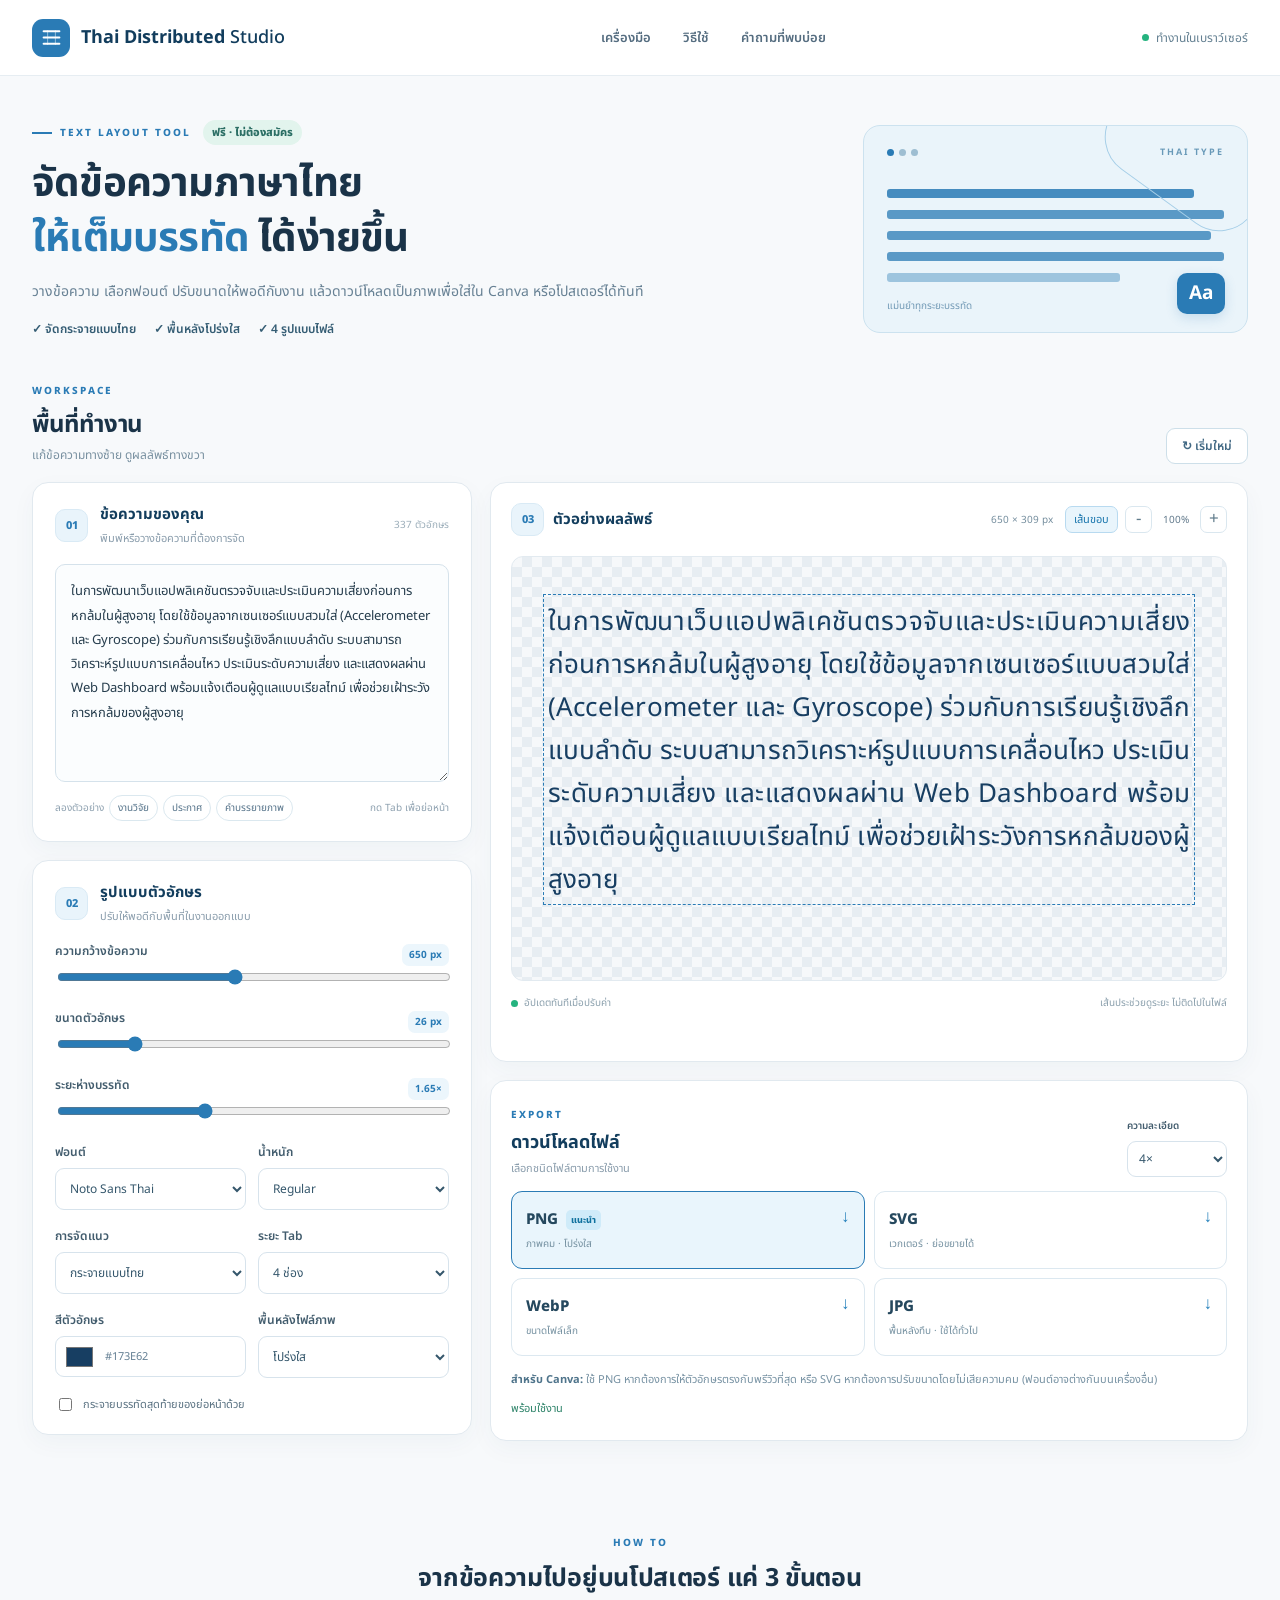
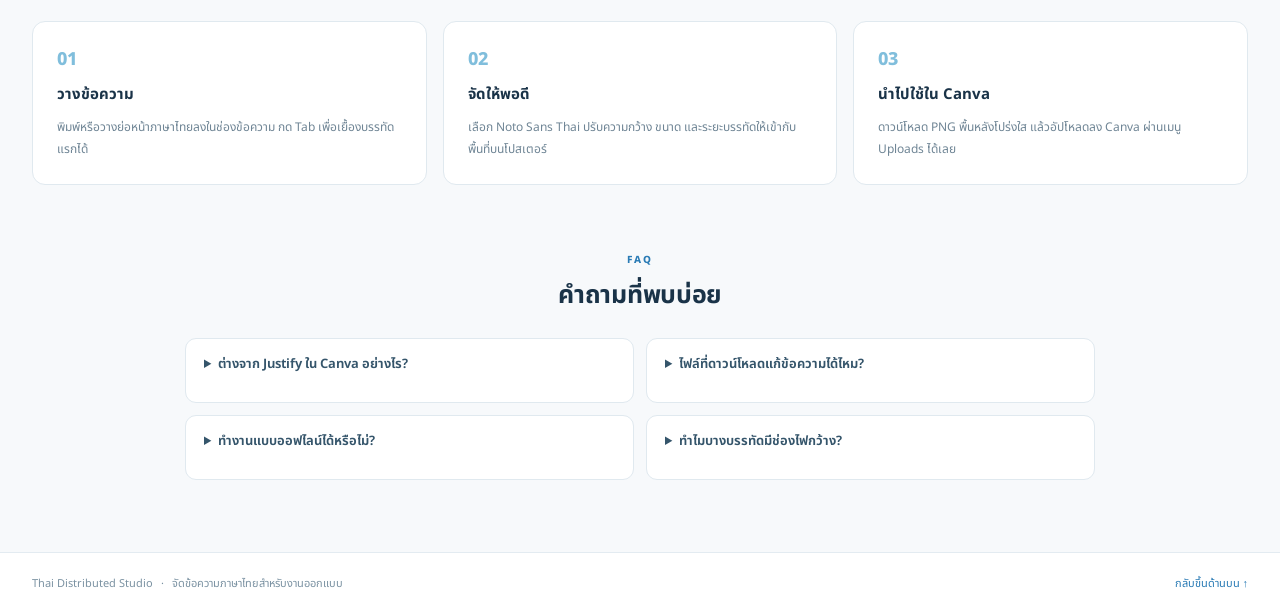
<file: index.html>
<!doctype html>
<html lang="th">
<head>
  <meta charset="utf-8">
  <meta name="viewport" content="width=device-width,initial-scale=1">
  <meta name="theme-color" content="#2a7bb5">
  <meta name="robots" content="index,follow,max-image-preview:large">
  <meta name="description" content="จัดข้อความภาษาไทยให้เสมอทั้งสองขอบแบบ Thai Distributed พร้อมส่งออก PNG, SVG, WebP และ JPG สำหรับ Canva โปสเตอร์ งานวิจัย และสื่อสิ่งพิมพ์ ใช้งานฟรีบนเบราว์เซอร์">
  <meta name="keywords" content="Thai Distributed,จัดกระจายภาษาไทย,ภาษาไทยชิดสองขอบ,จัดข้อความ Canva,โปรแกรมจัดข้อความ,Thai text justify,ส่งออก SVG,PNG โปร่งใส">
  <meta property="og:type" content="website">
  <meta property="og:locale" content="th_TH">
  <meta property="og:title" content="Thai Distributed Studio — จัดข้อความไทยให้เต็มบรรทัด">
  <meta property="og:description" content="วางข้อความ ปรับฟอนต์ จัดกระจายแบบไทย แล้วดาวน์โหลด PNG, SVG, WebP หรือ JPG ไปใช้ใน Canva ได้ทันที">
  <meta name="twitter:card" content="summary_large_image">
  <title>จัดข้อความภาษาไทยชิดสองขอบสำหรับ Canva ฟรี | Thai Distributed Studio</title>
  <link rel="icon" href="data:image/svg+xml,%3Csvg%20xmlns%3D%22http%3A%2F%2Fwww.w3.org%2F2000%2Fsvg%22%20viewBox%3D%220%200%2064%2064%22%3E%3Crect%20width%3D%2264%22%20height%3D%2264%22%20rx%3D%2215%22%20fill%3D%22%232a7bb5%22%2F%3E%3Cpath%20d%3D%22M12%2017h40M12%2032h40M12%2047h40%22%20stroke%3D%22%23fff%22%20stroke-width%3D%225%22%20stroke-linecap%3D%22round%22%2F%3E%3Cpath%20d%3D%22M21%2014v36M43%2014v36%22%20stroke%3D%22%23fff%22%20stroke-width%3D%222.8%22%20opacity%3D%22.45%22%2F%3E%3C%2Fsvg%3E%0A" type="image/svg+xml">
  <link rel="preconnect" href="https://fonts.googleapis.com">
  <link rel="preconnect" href="https://fonts.gstatic.com" crossorigin>
  <link href="https://fonts.googleapis.com/css2?family=Noto+Sans+Thai:wght@400;500;600;700&family=Sarabun:wght@400;500;600;700&display=swap" rel="stylesheet">
  <link rel="stylesheet" href="styles.css">
  <script type="application/ld+json" id="structured-data">{
    "@context":"https://schema.org",
    "@type":"WebApplication",
    "name":"Thai Distributed Studio",
    "url":"https://bunnybubui.github.io/thai-distributed-studio/",
    "applicationCategory":"DesignApplication",
    "operatingSystem":"Web browser",
    "inLanguage":"th",
    "isAccessibleForFree":true,
    "description":"เครื่องมือจัดกระจายข้อความภาษาไทยชิดสองขอบสำหรับใช้ใน Canva และงานออกแบบ ส่งออกไฟล์ภาพ PNG SVG WebP JPG"
  }</script>
  
  
  <link rel="canonical" href="https://bunnybubui.github.io/thai-distributed-studio/">
  <meta property="og:url" content="https://bunnybubui.github.io/thai-distributed-studio/">
  <meta property="og:image" content="https://bunnybubui.github.io/thai-distributed-studio/assets/social-preview.svg">
  <script defer src="src/typesetting.js"></script>
  <script defer src="src/app.js"></script>
</head>
<body>
  <header class="site-header">
    <div class="site-wrap navrow">
      <a class="brand" href="#top" aria-label="Thai Distributed Studio หน้าแรก"><span class="brand-mark" aria-hidden="true"><svg viewBox="0 0 32 32"><path d="M6 8h20M6 16h20M6 24h20" stroke="currentColor" stroke-width="2.8" stroke-linecap="round"/><path d="M11 7v18M21 7v18" stroke="currentColor" stroke-width="1.4" stroke-linecap="round" opacity=".45"/></svg></span><span>Thai Distributed<span class="brand-light"> Studio</span></span></a>
      <nav class="topnav" aria-label="เมนูหลัก"><a href="#editor">เครื่องมือ</a><a href="#guide">วิธีใช้</a><a href="#faq">คำถามที่พบบ่อย</a></nav>
      <span class="privacy-note"><span class="status-dot"></span> ทำงานในเบราว์เซอร์</span>
    </div>
  </header>
  <main id="top">
    <section class="intro site-wrap" aria-labelledby="main-title">
      <div class="intro-copy"><div class="eyebrow"><span class="eyebrow-line"></span> TEXT LAYOUT TOOL <span class="tag">ฟรี · ไม่ต้องสมัคร</span></div><h1 id="main-title">จัดข้อความภาษาไทย<br><em>ให้เต็มบรรทัด</em> ได้ง่ายขึ้น</h1><p>วางข้อความ เลือกฟอนต์ ปรับขนาดให้พอดีกับงาน แล้วดาวน์โหลดเป็นภาพเพื่อใส่ใน Canva หรือโปสเตอร์ได้ทันที</p><div class="intro-points"><span>✓ จัดกระจายแบบไทย</span><span>✓ พื้นหลังโปร่งใส</span><span>✓ 4 รูปแบบไฟล์</span></div></div>
      <div class="intro-graphic" aria-hidden="true"><div class="graphic-top"><span></span><span></span><span></span><strong>THAI TYPE</strong></div><div class="graphic-lines"><i></i><i></i><i></i><i></i><i></i></div><span class="graphic-corner">Aa</span><div class="graphic-caption">แม่นยำทุกระยะบรรทัด</div></div>
    </section>
    <section class="studio site-wrap" id="editor" aria-label="เครื่องมือจัดข้อความภาษาไทย">
      <div class="studio-head"><div><span class="section-kicker">WORKSPACE</span><h2>พื้นที่ทำงาน</h2><p>แก้ข้อความทางซ้าย ดูผลลัพธ์ทางขวา</p></div><button class="subtle-btn" id="resetBtn" type="button" title="คืนค่าการตั้งค่าและข้อความตัวอย่าง">↻ เริ่มใหม่</button></div>
      <div class="studio-grid">
        <div class="left-column">
          <section class="surface editor-panel" aria-labelledby="text-heading"><div class="card-heading"><div class="step-index">01</div><div><h3 id="text-heading">ข้อความของคุณ</h3><p>พิมพ์หรือวางข้อความที่ต้องการจัด</p></div><span id="charCount" class="muted-count">0 ตัวอักษร</span></div>
          <textarea id="content" spellcheck="false" aria-label="กรอกข้อความภาษาไทย">ในการพัฒนาเว็บแอปพลิเคชันตรวจจับและประเมินความเสี่ยงก่อนการหกล้มในผู้สูงอายุ โดยใช้ข้อมูลจากเซนเซอร์แบบสวมใส่ (Accelerometer และ Gyroscope) ร่วมกับการเรียนรู้เชิงลึกแบบลำดับ ระบบสามารถวิเคราะห์รูปแบบการเคลื่อนไหว ประเมินระดับความเสี่ยง และแสดงผลผ่าน Web Dashboard พร้อมแจ้งเตือนผู้ดูแลแบบเรียลไทม์ เพื่อช่วยเฝ้าระวังการหกล้มของผู้สูงอายุ</textarea>
          <div class="editor-bottom"><div class="example-picks"><span>ลองตัวอย่าง</span><button data-example="research" type="button">งานวิจัย</button><button data-example="note" type="button">ประกาศ</button><button data-example="caption" type="button">คำบรรยายภาพ</button></div><span class="tab-hint">กด Tab เพื่อย่อหน้า</span></div></section>
          <section class="surface settings-panel" aria-labelledby="settings-heading"><div class="card-heading"><div class="step-index">02</div><div><h3 id="settings-heading">รูปแบบตัวอักษร</h3><p>ปรับให้พอดีกับพื้นที่ในงานออกแบบ</p></div></div>
            <div class="settings-body">
              <div class="control"><div class="labelrow"><label for="width">ความกว้างข้อความ</label><output id="widthVal">650 px</output></div><input id="width" type="range" min="200" max="1200" value="650" step="10"></div>
              <div class="control"><div class="labelrow"><label for="size">ขนาดตัวอักษร</label><output id="sizeVal">26 px</output></div><input id="size" type="range" min="12" max="88" value="26" step="1"></div>
              <div class="control"><div class="labelrow"><label for="leading">ระยะห่างบรรทัด</label><output id="leadingVal">1.65×</output></div><input id="leading" type="range" min="1.15" max="2.5" value="1.65" step="0.05"></div>
              <div class="form-grid"><div class="control"><label for="family">ฟอนต์</label><select id="family"><option value="Noto Sans Thai">Noto Sans Thai</option><option value="Sarabun">Sarabun</option><option value="Tahoma">Tahoma</option><option value="Arial">Arial</option><option value="TH Sarabun New">TH Sarabun New</option></select></div><div class="control"><label for="weight">น้ำหนัก</label><select id="weight"><option value="400">Regular</option><option value="500">Medium</option><option value="600">Semi Bold</option><option value="700">Bold</option></select></div></div>
              <div class="form-grid"><div class="control"><label for="mode">การจัดแนว</label><select id="mode"><option value="distributed">กระจายแบบไทย</option><option value="left">ชิดซ้าย</option><option value="center">กึ่งกลาง</option><option value="right">ชิดขวา</option></select></div><div class="control"><label for="tabSize">ระยะ Tab</label><select id="tabSize"><option value="2">2 ช่อง</option><option value="4" selected>4 ช่อง</option><option value="8">8 ช่อง</option></select></div></div>
              <div class="form-grid"><div class="control"><label for="color">สีตัวอักษร</label><div class="color-picker"><input type="color" id="color" value="#173e62" aria-label="เลือกสีข้อความ"><span id="colorText">#173e62</span></div></div><div class="control"><label for="background">พื้นหลังไฟล์ภาพ</label><select id="background"><option value="transparent">โปร่งใส</option><option value="white">สีขาว</option><option value="custom">กำหนดสีเอง</option></select></div></div><div class="control custom-bg" id="customBgWrap" hidden><label for="bgColor">สีพื้นหลัง</label><div class="color-picker"><input type="color" id="bgColor" value="#ffffff"><span id="bgColorText">#ffffff</span></div></div>
              <label class="check-option"><input id="lastLine" type="checkbox"><span>กระจายบรรทัดสุดท้ายของย่อหน้าด้วย</span></label>
            </div>
          </section>
        </div>
        <div class="right-column">
          <section class="surface preview-panel" aria-labelledby="preview-heading"><div class="preview-header"><div><span class="step-index">03</span><h3 id="preview-heading">ตัวอย่างผลลัพธ์</h3></div><div class="preview-commands"><span id="dimensions">650 × 0 px</span><button id="guideBtn" type="button" class="mini-toggle active" aria-pressed="true">เส้นขอบ</button><button id="zoomOut" type="button" class="mini-icon" aria-label="ย่อพรีวิว">−</button><span id="zoomText" class="zoom-text">100%</span><button id="zoomIn" type="button" class="mini-icon" aria-label="ขยายพรีวิว">+</button></div></div><div class="preview-zone" id="previewZone"><div class="preview-stage"><div id="preview" class="preview-document" aria-label="ตัวอย่างข้อความที่จัดแล้ว"></div></div></div><div class="preview-foot"><span><span class="status-dot"></span> อัปเดตทันทีเมื่อปรับค่า</span><span>เส้นประช่วยดูระยะ ไม่ติดไปในไฟล์</span></div></section>
          <section class="surface export-panel" aria-labelledby="export-heading"><div class="export-heading"><div><span class="section-kicker">EXPORT</span><h3 id="export-heading">ดาวน์โหลดไฟล์</h3><p>เลือกชนิดไฟล์ตามการใช้งาน</p></div><div class="control density"><label for="scale">ความละเอียด</label><select id="scale"><option value="2">2×</option><option value="4" selected>4×</option><option value="6">6×</option></select></div></div>
            <div class="formats" role="group" aria-label="ประเภทไฟล์ส่งออก"><button class="format primary" type="button" data-format="png"><span class="format-name">PNG <small>แนะนำ</small></span><span class="format-detail">ภาพคม · โปร่งใส</span><span class="format-arrow">↓</span></button><button class="format" type="button" data-format="svg"><span class="format-name">SVG</span><span class="format-detail">เวกเตอร์ · ย่อขยายได้</span><span class="format-arrow">↓</span></button><button class="format" type="button" data-format="webp"><span class="format-name">WebP</span><span class="format-detail">ขนาดไฟล์เล็ก</span><span class="format-arrow">↓</span></button><button class="format" type="button" data-format="jpeg"><span class="format-name">JPG</span><span class="format-detail">พื้นหลังทึบ · ใช้ได้ทั่วไป</span><span class="format-arrow">↓</span></button></div>
            <p class="export-note"><strong>สำหรับ Canva:</strong> ใช้ PNG หากต้องการให้ตัวอักษรตรงกับพรีวิวที่สุด หรือ SVG หากต้องการปรับขนาดโดยไม่เสียความคม (ฟอนต์อาจต่างกันบนเครื่องอื่น)</p><p id="status" class="status" role="status" aria-live="polite">พร้อมใช้งาน</p></section>
        </div>
      </div>
    </section>
    <section id="guide" class="lower-section site-wrap"><div class="lower-head"><span class="section-kicker">HOW TO</span><h2>จากข้อความไปอยู่บนโปสเตอร์ แค่ 3 ขั้นตอน</h2></div><div class="steps"><article><span>01</span><h3>วางข้อความ</h3><p>พิมพ์หรือวางย่อหน้าภาษาไทยลงในช่องข้อความ กด Tab เพื่อเยื้องบรรทัดแรกได้</p></article><article><span>02</span><h3>จัดให้พอดี</h3><p>เลือก Noto Sans Thai ปรับความกว้าง ขนาด และระยะบรรทัดให้เข้ากับพื้นที่บนโปสเตอร์</p></article><article><span>03</span><h3>นำไปใช้ใน Canva</h3><p>ดาวน์โหลด PNG พื้นหลังโปร่งใส แล้วอัปโหลดลง Canva ผ่านเมนู Uploads ได้เลย</p></article></div></section>
    <section id="faq" class="faq site-wrap"><div class="lower-head"><span class="section-kicker">FAQ</span><h2>คำถามที่พบบ่อย</h2></div><div class="faq-grid"><details><summary>ต่างจาก Justify ใน Canva อย่างไร?</summary><p>การกระจายแบบไทยจะเพิ่มระยะระหว่างกลุ่มตัวอักษรในบรรทัดเพื่อให้ข้อความเสมอทั้งสองขอบ โดยไม่กระจายบรรทัดสุดท้ายตามค่าเริ่มต้น วิธีนี้ใกล้เคียงกับ Thai Distributed แต่ไม่ใช่ระบบเดียวกับ Microsoft Word ทุกประการ</p></details><details><summary>ไฟล์ที่ดาวน์โหลดแก้ข้อความได้ไหม?</summary><p>PNG, WebP และ JPG เป็นภาพ จึงแก้ตัวอักษรโดยตรงไม่ได้ ส่วน SVG บันทึกข้อความเป็นรูปแบบเวกเตอร์ แต่อาจเปลี่ยนรูปฟอนต์เมื่อเปิดในแอปอื่น</p></details><details><summary>ทำงานแบบออฟไลน์ได้หรือไม่?</summary><p>ตัวเครื่องมือทำงานในเบราว์เซอร์โดยไม่ต้องส่งข้อความไปยังเซิร์ฟเวอร์ หากเปิดแบบออฟไลน์ ระบบจะใช้ฟอนต์ที่มีอยู่ในเครื่องแทนฟอนต์เว็บที่ยังไม่ได้โหลด</p></details><details><summary>ทำไมบางบรรทัดมีช่องไฟกว้าง?</summary><p>ถ้าบรรทัดมีข้อความน้อยแต่ถูกสั่งให้กระจาย ช่องไฟอาจกว้างกว่าปกติ ลองปรับความกว้างกล่องข้อความหรือปิดตัวเลือกกระจายบรรทัดสุดท้าย</p></details></div></section>
  </main>
  <footer class="site-footer"><div class="site-wrap footer-inner"><span>Thai Distributed Studio <span>·</span> จัดข้อความภาษาไทยสำหรับงานออกแบบ</span><a href="#top">กลับขึ้นด้านบน ↑</a></div></footer>



</body>
</html>
</file>
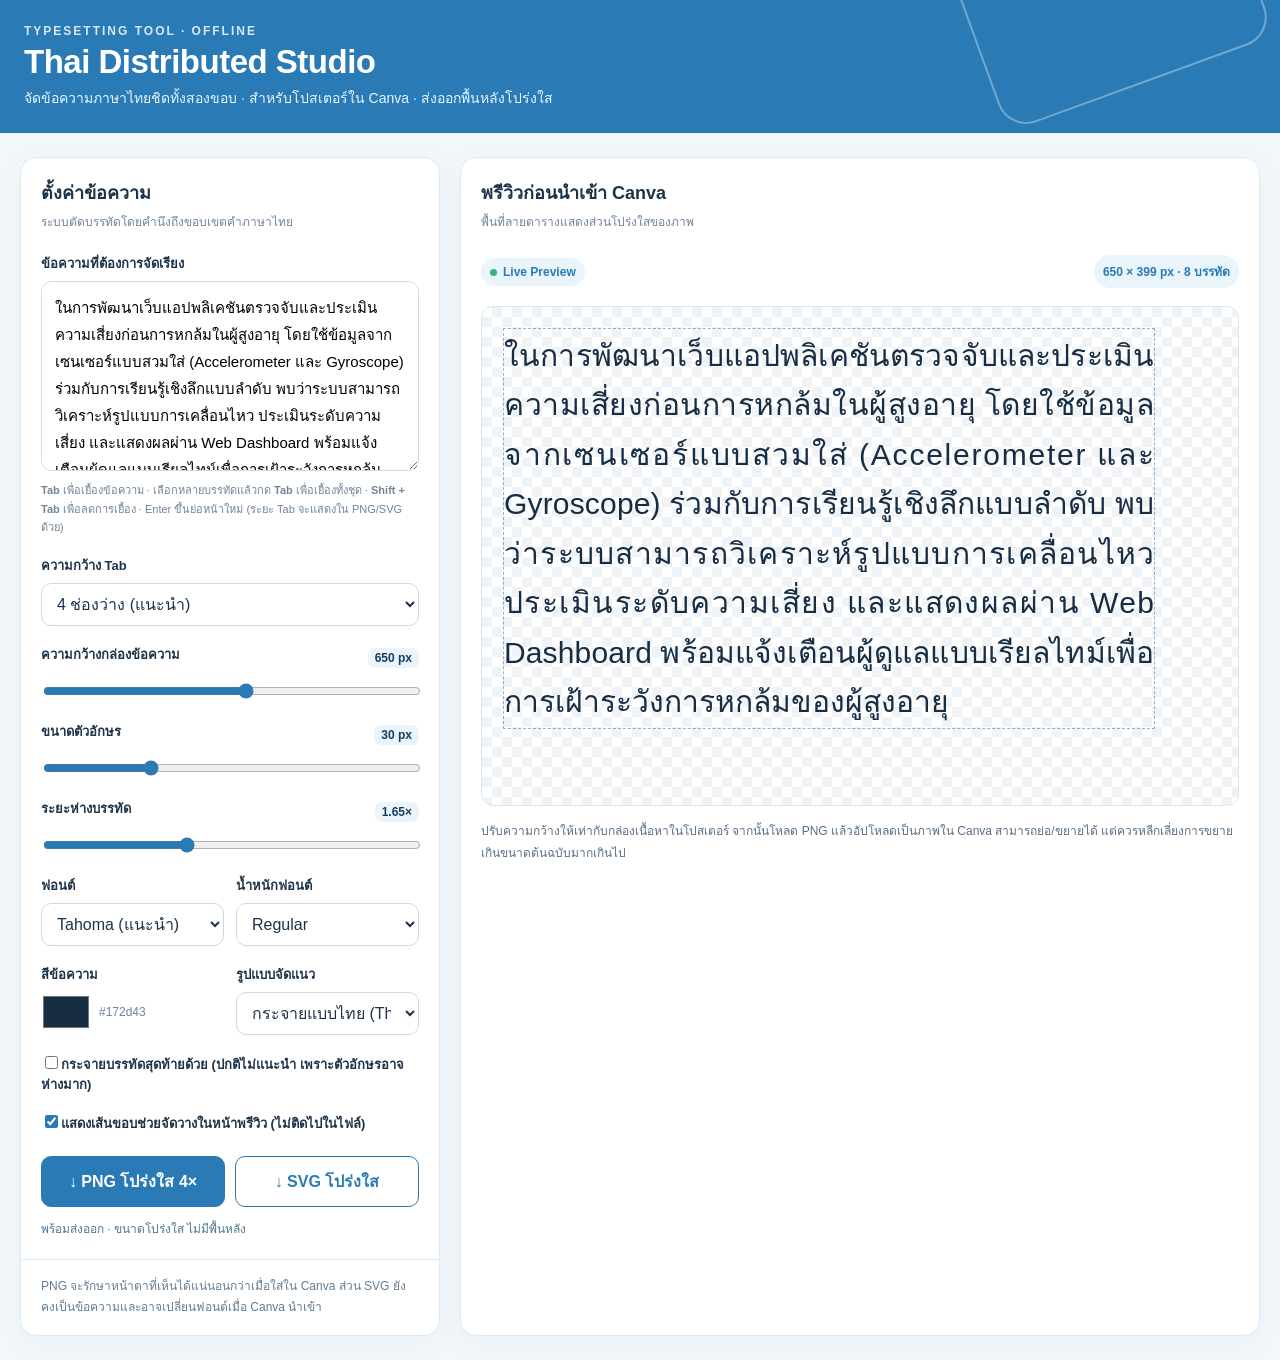
<file: legacy-v1.html>
<!doctype html>
<html lang="th">
<head>
<meta charset="utf-8">
<meta name="viewport" content="width=device-width,initial-scale=1">
<meta name="color-scheme" content="light">
<title>Thai Distributed Studio · สำหรับ Canva</title>
<style>
:root{--blue:#2a7bb5;--navy:#173e62;--ink:#1d3349;--muted:#71849a;--line:#dfe9f1;--bg:#f3f7fa;--surface:#fff;--corner:16px}
*{box-sizing:border-box}body{margin:0;background:var(--bg);font-family:Tahoma,'Noto Sans Thai',sans-serif;color:var(--ink)}button,input,select,textarea{font:inherit}button{cursor:pointer}.hero{background:#2a7bb5;color:#fff;padding:24px max(24px,calc((100vw - 1300px)/2));position:relative;overflow:hidden}.hero:before{content:'';position:absolute;right:2%;top:-85px;border:2px solid #ffffff55;border-radius:30px;width:280px;height:170px;transform:rotate(-20deg)}.hero h1{margin:0;font-size:clamp(23px,3vw,33px);letter-spacing:-.5px}.hero p{margin:6px 0 0;color:#e8f6ff;font-size:14px}.hero .eyebrow{font-size:12px;font-weight:700;letter-spacing:2px;opacity:.82;margin-bottom:5px}.layout{max-width:1350px;margin:24px auto;padding:0 20px;display:grid;grid-template-columns:420px minmax(0,1fr);gap:20px}.panel{background:var(--surface);border:1px solid var(--line);border-radius:var(--corner);box-shadow:0 6px 28px #1a4c760c;min-width:0}.panelHead{padding:20px 20px 4px}.panelHead h2{font-size:18px;margin:0}.panelHead p{font-size:12px;color:var(--muted);margin:5px 0 0}.form{padding:18px 20px 20px}.form label,.controlLabel{font-size:13px;font-weight:700;display:block;margin-bottom:7px}.form textarea{width:100%;min-height:190px;border:1px solid #cbdce9;border-radius:11px;padding:12px 13px;line-height:1.8;font-size:15px;resize:vertical;outline-color:var(--blue)}.help{font-size:11px;color:var(--muted);line-height:1.7;margin:6px 0 0}.group{margin-top:18px}.pair{display:grid;grid-template-columns:1fr 1fr;gap:12px}.controlRow{display:flex;align-items:center;justify-content:space-between;gap:8px;margin-bottom:9px}.value{font-weight:700;background:#eaf4fa;color:var(--navy);border-radius:7px;padding:3px 7px;font-size:12px}.slider{width:100%;accent-color:var(--blue)}select,.number{padding:11px;width:100%;background:#fff;border:1px solid #ccdae6;border-radius:10px;color:var(--ink);min-width:0}.colors{display:flex;align-items:center;gap:8px}.colors input{height:40px;width:50px;border:none;padding:0;cursor:pointer;background:transparent}.colors .hex{font-size:12px;color:var(--muted)}.checkline{display:flex;align-items:flex-start;gap:9px;font-size:12px;line-height:1.5}.checkline input{margin-top:3px;accent-color:var(--blue)}.buttons{display:grid;grid-template-columns:1fr 1fr;gap:10px;margin-top:22px}.btn{border-radius:10px;padding:12px;border:1px solid var(--blue);background:#fff;color:var(--blue);font-weight:700}.btnPrimary{background:var(--blue);color:#fff}.btn:hover{filter:brightness(.96)}.btn:focus-visible{outline:3px solid #99d3ef;outline-offset:2px}.status{font-size:12px;color:#4d7994;margin-top:12px;min-height:20px}.previewWrap{padding:20px;min-height:550px}.previewToolbar{display:flex;justify-content:space-between;flex-wrap:wrap;gap:8px;align-items:center;margin-bottom:18px}.pill{font-size:12px;color:var(--blue);background:#e9f4fb;padding:7px 9px;border-radius:99px;font-weight:700}.canvasArea{min-height:500px;overflow:auto;padding:22px;border-radius:12px;border:1px solid #d8e7f2;background-color:#fff;background-image:linear-gradient(45deg,#f0f3f6 25%,transparent 25%),linear-gradient(-45deg,#f0f3f6 25%,transparent 25%),linear-gradient(45deg,transparent 75%,#f0f3f6 75%),linear-gradient(-45deg,transparent 75%,#f0f3f6 75%);background-position:0 0,0 10px,10px -10px,-10px 0;background-size:20px 20px}.previewPaper{width:max-content;min-width:1px;max-width:none;min-height:1px;background:transparent}.previewPaper svg{display:block;max-width:none}.hint{font-size:12px;line-height:1.85;color:#596f84;margin:14px 0 0}.footerNote{border-top:1px solid var(--line);padding:16px 20px;color:#637c91;font-size:12px;line-height:1.8}.dot{width:7px;height:7px;border-radius:99px;background:#36b37e;display:inline-block;margin-right:6px}@media(max-width:950px){.layout{grid-template-columns:1fr}.previewWrap{min-height:350px}.canvasArea{min-height:290px}}@media(max-width:480px){.layout{padding:0 10px;margin:12px auto}.hero{padding:20px 16px}.pair{grid-template-columns:1fr}.form{padding:16px}.panelHead{padding:16px 16px 4px}.previewWrap{padding:12px}.buttons{grid-template-columns:1fr}}
</style>
</head>
<body>
<header class="hero"><div class="eyebrow">TYPESETTING TOOL · OFFLINE</div><h1>Thai Distributed Studio</h1><p>จัดข้อความภาษาไทยชิดทั้งสองขอบ · สำหรับโปสเตอร์ใน Canva · ส่งออกพื้นหลังโปร่งใส</p></header>
<main class="layout">
<section class="panel" aria-label="ตั้งค่าข้อความ"><div class="panelHead"><h2>ตั้งค่าข้อความ</h2><p>ระบบตัดบรรทัดโดยคำนึงถึงขอบเขตคำภาษาไทย</p></div>
<div class="form">
<label for="content">ข้อความที่ต้องการจัดเรียง</label>
<textarea id="content" spellcheck="false">ในการพัฒนาเว็บแอปพลิเคชันตรวจจับและประเมินความเสี่ยงก่อนการหกล้มในผู้สูงอายุ โดยใช้ข้อมูลจากเซนเซอร์แบบสวมใส่ (Accelerometer และ Gyroscope) ร่วมกับการเรียนรู้เชิงลึกแบบลำดับ พบว่าระบบสามารถวิเคราะห์รูปแบบการเคลื่อนไหว ประเมินระดับความเสี่ยง และแสดงผลผ่าน Web Dashboard พร้อมแจ้งเตือนผู้ดูแลแบบเรียลไทม์เพื่อการเฝ้าระวังการหกล้มของผู้สูงอายุ</textarea>
<p class="help"><strong>Tab</strong> เพื่อเยื้องข้อความ · เลือกหลายบรรทัดแล้วกด <strong>Tab</strong> เพื่อเยื้องทั้งชุด · <strong>Shift + Tab</strong> เพื่อลดการเยื้อง · Enter ขึ้นย่อหน้าใหม่ (ระยะ Tab จะแสดงใน PNG/SVG ด้วย)</p>
<div class="group"><label for="tabSize">ความกว้าง Tab</label><select id="tabSize"><option value="2">2 ช่องว่าง</option><option value="4" selected>4 ช่องว่าง (แนะนำ)</option><option value="8">8 ช่องว่าง</option></select></div>
<div class="group"><div class="controlRow"><label for="width">ความกว้างกล่องข้อความ</label><output class="value" id="widthVal">650 px</output></div><input class="slider" id="width" type="range" min="240" max="1000" step="10" value="650"></div>
<div class="group"><div class="controlRow"><label for="size">ขนาดตัวอักษร</label><output class="value" id="sizeVal">30 px</output></div><input class="slider" id="size" type="range" min="14" max="72" step="1" value="30"></div>
<div class="group"><div class="controlRow"><label for="leading">ระยะห่างบรรทัด</label><output class="value" id="leadingVal">1.65×</output></div><input class="slider" id="leading" type="range" min="1.20" max="2.40" step="0.05" value="1.65"></div>
<div class="pair group"><div><label for="family">ฟอนต์</label><select id="family"><option value="Tahoma">Tahoma (แนะนำ)</option><option value="Sarabun">Sarabun</option><option value="TH Sarabun New">TH Sarabun New</option><option value="Noto Sans Thai">Noto Sans Thai</option><option value="Noto Looped Thai">Noto Looped Thai</option><option value="Arial">Arial</option></select></div><div><label for="weight">น้ำหนักฟอนต์</label><select id="weight"><option value="400">Regular</option><option value="500">Medium</option><option value="600">Semi Bold</option><option value="700">Bold</option></select></div></div>
<div class="pair group"><div><label for="color">สีข้อความ</label><div class="colors"><input id="color" type="color" value="#172d43"><span id="hex" class="hex">#172d43</span></div></div><div><label for="mode">รูปแบบจัดแนว</label><select id="mode"><option value="distributed">กระจายแบบไทย (Thai Distributed)</option><option value="left">ชิดซ้ายปกติ</option></select></div></div>
<div class="group"><label class="checkline"><input id="lastLine" type="checkbox"><span>กระจายบรรทัดสุดท้ายด้วย (ปกติไม่แนะนำ เพราะตัวอักษรอาจห่างมาก)</span></label></div>
<div class="group"><label class="checkline"><input id="showGuide" type="checkbox" checked><span>แสดงเส้นขอบช่วยจัดวางในหน้าพรีวิว (ไม่ติดไปในไฟล์)</span></label></div>
<div class="buttons"><button class="btn btnPrimary" id="pngBtn" type="button">↓ PNG โปร่งใส 4×</button><button class="btn" id="svgBtn" type="button">↓ SVG โปร่งใส</button></div>
<div id="status" class="status" aria-live="polite"></div>
</div><div class="footerNote">PNG จะรักษาหน้าตาที่เห็นได้แน่นอนกว่าเมื่อใส่ใน Canva ส่วน SVG ยังคงเป็นข้อความและอาจเปลี่ยนฟอนต์เมื่อ Canva นำเข้า</div>
</section>
<section class="panel" aria-label="ตัวอย่างข้อความ"><div class="panelHead"><h2>พรีวิวก่อนนำเข้า Canva</h2><p>พื้นที่ลายตารางแสดงส่วนโปร่งใสของภาพ</p></div><div class="previewWrap"><div class="previewToolbar"><span class="pill"><span class="dot"></span>Live Preview</span><span id="dimensions" class="pill">650 × 0 px</span></div><div class="canvasArea"><div id="preview" class="previewPaper"></div></div><p class="hint">ปรับความกว้างให้เท่ากับกล่องเนื้อหาในโปสเตอร์ จากนั้นโหลด PNG แล้วอัปโหลดเป็นภาพใน Canva สามารถย่อ/ขยายได้ แต่ควรหลีกเลี่ยงการขยายเกินขนาดต้นฉบับมากเกินไป</p></div></section>
</main>
<script>
(() => {
'use strict';
const $ = id => document.getElementById(id);
const fields = ['content','width','size','leading','family','weight','color','mode','lastLine','showGuide','tabSize'];
const escapeXML = value => String(value).replaceAll('&','&amp;').replaceAll('<','&lt;').replaceAll('>','&gt;').replaceAll('"','&quot;').replaceAll("'",'&apos;');
const segmenterWords = (typeof Intl.Segmenter==='function') ? new Intl.Segmenter('th',{granularity:'word'}) : null;
const segmenterGrapheme = (typeof Intl.Segmenter==='function') ? new Intl.Segmenter('th',{granularity:'grapheme'}) : null;
const graphemes = text => segmenterGrapheme ? [...segmenterGrapheme.segment(text)].map(x=>x.segment) : Array.from(text);
const textWords = text => segmenterWords ? [...segmenterWords.segment(text)].map(x=>x.segment) : (text.match(/\s+|[^\s]+/gu)||[]);
const metricsContext = document.createElement('canvas').getContext('2d');
let latestSvg='', latestWidth=0,latestHeight=0, renderTimer;
function getConfig(){return {content:$('content').value,width:+$('width').value,size:+$('size').value,leading:+$('leading').value,family:$('family').value,weight:$('weight').value,color:$('color').value,mode:$('mode').value,lastLine:$('lastLine').checked,showGuide:$('showGuide').checked,tabSize:+$('tabSize').value};}
function wrapParagraph(p, width, measure, tabSize){
 // Use non-breaking spaces for tabs, preserving their visual width in both SVG and PNG.
 // Unlike ordinary whitespace, these are not removed at the start of a line.
 p=p.replaceAll('\t', '\u00a0'.repeat(tabSize));
 if(!p.length)return [''];
 const chunks = textWords(p), result=[];
 let current='';
 const fit = str => measure(str)<=width;
 function push(){if(current.length){result.push(current.replace(/ +$/gu,''));current='';}}
 function appendOverlong(token){
   for(const g of graphemes(token)){
     if(current && !fit(current+g)){push();}
     current += g;
   }
 }
 for(const chunk of chunks){
   if(!current){const clean=chunk.replace(/^ +/u,'');if(!clean)continue;if(fit(clean)){current=clean;}else{appendOverlong(clean);}continue;}
   if(fit(current+chunk)){current+=chunk;continue;}
   push();
   const clean=chunk.replace(/^ +/u,'');
   if(!clean)continue;
   if(fit(clean)){current=clean;}else{appendOverlong(clean);}
 }
 push();return result.length?result:[''];
}
function setTextMetrics(cfg){metricsContext.font=`${cfg.weight} ${cfg.size}px "${cfg.family}", Tahoma, sans-serif`;metricsContext.textBaseline='alphabetic';}
function createSvg(cfg){
 setTextMetrics(cfg);const measure = str=>metricsContext.measureText(str).width;
 const lines=[];
 const paras=cfg.content.replaceAll('\r\n','\n').replaceAll('\r','\n').split('\n');
 for(let p=0;p<paras.length;p++){
   const wrapped=wrapParagraph(paras[p],cfg.width,measure,cfg.tabSize);
   for(let i=0;i<wrapped.length;i++)lines.push({text:wrapped[i],last:i===wrapped.length-1});
 }
 const linePx=cfg.size*cfg.leading;
 // Extra top and bottom room protects Thai vowel marks and descending signs from clipping.
 const height=Math.max(Math.ceil(cfg.size*1.68),Math.ceil(cfg.size*1.34+(lines.length-1)*linePx+cfg.size*0.40));
 const baseline=cfg.size*1.22;
 const svgLines=lines.map((line,i)=>{
   const text=line.text;
   if(!text)return '';
   // Preserve a fixed first-line indent while distributing the remaining Thai text.
   const prefix=(text.match(/^[\u00a0 ]+/u)||[''])[0];
   const body=text.slice(prefix.length);
   const x=Math.min(cfg.width,measure(prefix));
   const usableWidth=Math.max(0,cfg.width-x);
   if(!body)return '';
   const rawWidth=measure(body);
   const spread=cfg.mode==='distributed' && (!line.last || cfg.lastLine) && graphemes(body).length>1 && rawWidth>0 && usableWidth>rawWidth;
   const len=spread?` textLength="${usableWidth.toFixed(2)}" lengthAdjust="spacing"`:'';
   return `<text x="${x.toFixed(2)}" y="${(baseline+i*linePx).toFixed(2)}"${len} xml:space="preserve">${escapeXML(body)}</text>`;
 }).join('\n');
 const svg=`<svg xmlns="http://www.w3.org/2000/svg" width="${cfg.width}" height="${height}" viewBox="0 0 ${cfg.width} ${height}" role="img" aria-label="จัดบรรทัดภาษาไทยแบบกระจาย"><g font-family="${escapeXML(cfg.family)}, Tahoma, sans-serif" font-size="${cfg.size}" font-weight="${cfg.weight}" fill="${escapeXML(cfg.color)}" stroke="none">${svgLines}</g></svg>`;
 return {svg,height,lines:lines.length};
}
function render(){
 const cfg=getConfig();$('widthVal').textContent=cfg.width+' px';$('sizeVal').textContent=cfg.size+' px';$('leadingVal').textContent=cfg.leading.toFixed(2)+'×';$('hex').textContent=cfg.color;
 const built=createSvg(cfg);latestSvg=built.svg;latestWidth=cfg.width;latestHeight=built.height;
 $('preview').innerHTML=built.svg;
 $('preview').style.outline=cfg.showGuide?'1px dashed #2a7bb58e':'none';
 $('dimensions').textContent=`${cfg.width} × ${built.height} px · ${built.lines} บรรทัด`;
 $('status').textContent='พร้อมส่งออก · ขนาดโปร่งใส ไม่มีพื้นหลัง';
}
function triggerDownload(data,mime,name){const blob=new Blob([data],{type:mime});const url=URL.createObjectURL(blob);const a=document.createElement('a');a.href=url;a.download=name;document.body.append(a);a.click();a.remove();setTimeout(()=>URL.revokeObjectURL(url),2000)}
async function exportPng(){
 const cfg=getConfig();const built=createSvg(cfg);const factor=4;const svgBlob=new Blob([built.svg],{type:'image/svg+xml;charset=utf-8'});const url=URL.createObjectURL(svgBlob);
 $('status').textContent='กำลังสร้างไฟล์ PNG โปร่งใส…';
 try{
   await document.fonts.ready;
   const img=new Image();
   await new Promise((resolve,reject)=>{img.onload=resolve;img.onerror=reject;img.src=url;});
   const canvas=document.createElement('canvas');canvas.width=cfg.width*factor;canvas.height=built.height*factor;
   const context=canvas.getContext('2d');context.clearRect(0,0,canvas.width,canvas.height);context.drawImage(img,0,0,canvas.width,canvas.height);
   const blob=await new Promise(resolve=>canvas.toBlob(resolve,'image/png'));
   if(!blob)throw new Error('ไม่สามารถสร้าง PNG ได้');
   const fileUrl=URL.createObjectURL(blob);const a=document.createElement('a');a.href=fileUrl;a.download='Thai-Distributed-Canva-transparent-4x.png';document.body.append(a);a.click();a.remove();setTimeout(()=>URL.revokeObjectURL(fileUrl),2000);
   $('status').textContent=`ดาวน์โหลด PNG แล้ว · ${canvas.width} × ${canvas.height} พิกเซล`;
 }catch(e){$('status').textContent='ส่งออก PNG ไม่สำเร็จ: '+e.message;}
 finally{URL.revokeObjectURL(url);}
}
// Make Tab type inside the text editor rather than moving focus to the next control.
// Multi-line selections work as block indentation; Shift+Tab removes one indent level.
$('content').addEventListener('keydown',event=>{
 if(event.key!=='Tab' || event.ctrlKey || event.metaKey || event.altKey)return;
 event.preventDefault();
 const area=event.currentTarget;
 const text=area.value;
 const start=area.selectionStart;
 const end=area.selectionEnd;
 const firstLineStart=text.lastIndexOf('\n',Math.max(0,start-1))+1;
 const fullLineSelection=end>start && text.slice(start,end).includes('\n');
 const indentSize=+$('tabSize').value;
 if(fullLineSelection){
   // Do not accidentally indent an extra line when the selection ends at its beginning.
   const lastIncluded=end>start && text[end-1]==='\n' ? end-1 : end;
   const original=text.slice(firstLineStart,lastIncluded);
   const changed=original.split('\n').map(line=>event.shiftKey
     ? line.replace(new RegExp('^(?:\\t| {1,'+indentSize+'})'), '')
     : '\t'+line).join('\n');
   area.setRangeText(changed,firstLineStart,lastIncluded,'end');
   area.setSelectionRange(firstLineStart,firstLineStart+changed.length);
 }else if(event.shiftKey){
   const match=text.slice(firstLineStart).match(new RegExp('^(?:\\t| {1,'+indentSize+'})'));
   if(match){
     const n=match[0].length;
     area.setRangeText('',firstLineStart,firstLineStart+n,'end');
     area.setSelectionRange(Math.max(firstLineStart,start-n),Math.max(firstLineStart,end-n));
   }
 }else{
   area.setRangeText('\t',start,end,'end');
 }
 area.dispatchEvent(new Event('input',{bubbles:true}));
});
fields.forEach(id=>$(id).addEventListener(id==='content'?'input':'change',()=>{clearTimeout(renderTimer);renderTimer=setTimeout(render,50);}));
['width','size','leading','color'].forEach(id=>$(id).addEventListener('input',()=>{clearTimeout(renderTimer);renderTimer=setTimeout(render,25);}));
$('svgBtn').addEventListener('click',()=>{render();triggerDownload(latestSvg,'image/svg+xml;charset=utf-8','Thai-Distributed-Canva-transparent.svg');$('status').textContent='ดาวน์โหลด SVG แล้ว · ตรวจสอบฟอนต์เมื่อนำเข้า Canva';});
$('pngBtn').addEventListener('click',exportPng);
render();
})();
</script>
</body>
</html>
</file>
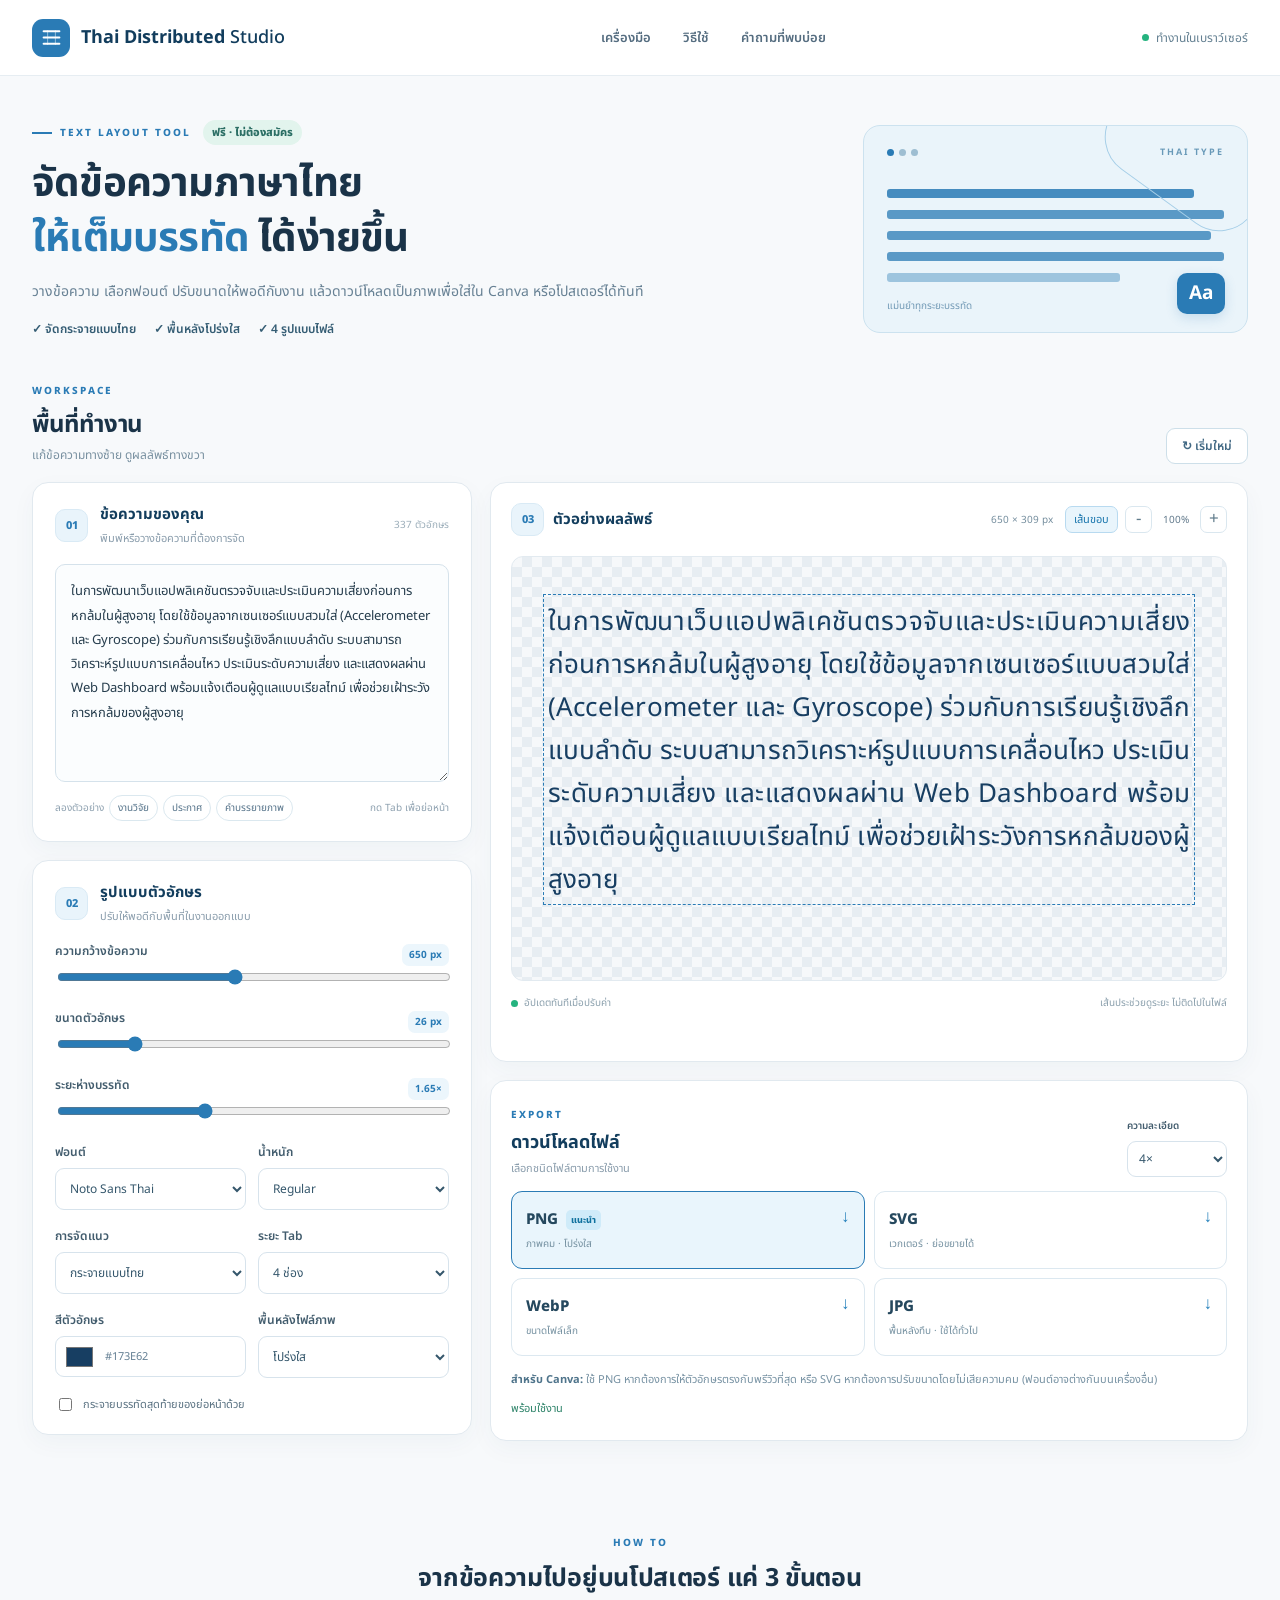
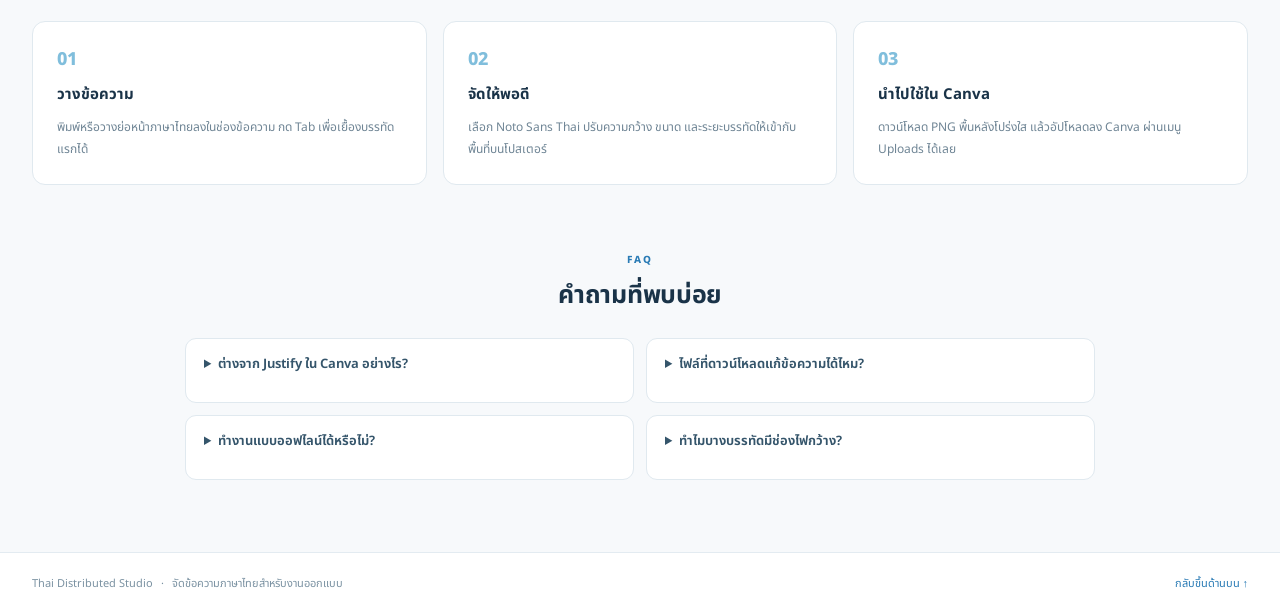
<file: Thai_Distributed_Studio_Standalone.html>
<!doctype html>
<html lang="th">
<head>
  <meta charset="utf-8">
  <meta name="viewport" content="width=device-width,initial-scale=1">
  <meta name="theme-color" content="#2a7bb5">
  <meta name="robots" content="index,follow,max-image-preview:large">
  <meta name="description" content="จัดข้อความภาษาไทยให้เสมอทั้งสองขอบแบบ Thai Distributed พร้อมส่งออก PNG, SVG, WebP และ JPG สำหรับ Canva โปสเตอร์ งานวิจัย และสื่อสิ่งพิมพ์ ใช้งานฟรีบนเบราว์เซอร์">
  <meta name="keywords" content="Thai Distributed,จัดกระจายภาษาไทย,ภาษาไทยชิดสองขอบ,จัดข้อความ Canva,โปรแกรมจัดข้อความ,Thai text justify,ส่งออก SVG,PNG โปร่งใส">
  <meta property="og:type" content="website">
  <meta property="og:locale" content="th_TH">
  <meta property="og:title" content="Thai Distributed Studio — จัดข้อความไทยให้เต็มบรรทัด">
  <meta property="og:description" content="วางข้อความ ปรับฟอนต์ จัดกระจายแบบไทย แล้วดาวน์โหลด PNG, SVG, WebP หรือ JPG ไปใช้ใน Canva ได้ทันที">
  <meta name="twitter:card" content="summary_large_image">
  <title>จัดข้อความภาษาไทยชิดสองขอบสำหรับ Canva ฟรี | Thai Distributed Studio</title>
  <link rel="icon" href="data:image/svg+xml,%3Csvg%20xmlns%3D%22http%3A%2F%2Fwww.w3.org%2F2000%2Fsvg%22%20viewBox%3D%220%200%2064%2064%22%3E%3Crect%20width%3D%2264%22%20height%3D%2264%22%20rx%3D%2215%22%20fill%3D%22%232a7bb5%22%2F%3E%3Cpath%20d%3D%22M12%2017h40M12%2032h40M12%2047h40%22%20stroke%3D%22%23fff%22%20stroke-width%3D%225%22%20stroke-linecap%3D%22round%22%2F%3E%3Cpath%20d%3D%22M21%2014v36M43%2014v36%22%20stroke%3D%22%23fff%22%20stroke-width%3D%222.8%22%20opacity%3D%22.45%22%2F%3E%3C%2Fsvg%3E%0A" type="image/svg+xml">
  <link rel="preconnect" href="https://fonts.googleapis.com">
  <link rel="preconnect" href="https://fonts.gstatic.com" crossorigin>
  <link href="https://fonts.googleapis.com/css2?family=Noto+Sans+Thai:wght@400;500;600;700&family=Sarabun:wght@400;500;600;700&display=swap" rel="stylesheet">
  <style>:root{--blue:#2a7bb5;--blue-700:#176397;--navy:#123d5d;--ink:#1a3348;--muted:#6b8395;--line:#dfe8ee;--soft:#f2f7fa;--white:#fff;--radius:16px;--shadow:0 8px 24px rgba(23,70,104,.04)}
*{box-sizing:border-box}html{scroll-behavior:smooth}body{margin:0;color:var(--ink);background:#f7f9fb;font-family:'Noto Sans Thai',Tahoma,sans-serif;-webkit-font-smoothing:antialiased}button,input,select,textarea{font:inherit}button{cursor:pointer}a{color:inherit}button:focus-visible,a:focus-visible,input:focus-visible,select:focus-visible,textarea:focus-visible,summary:focus-visible{outline:3px solid #8dcbed;outline-offset:3px}.site-wrap{width:min(1400px,calc(100% - 64px));margin-inline:auto}.site-header{height:76px;background:#fff;border-bottom:1px solid #e6edf2}.navrow{height:100%;display:flex;align-items:center;justify-content:space-between;gap:18px}.brand{display:flex;align-items:center;gap:11px;font-size:18px;font-weight:700;text-decoration:none;color:var(--navy);white-space:nowrap}.brand-mark{display:grid;place-items:center;color:#fff;background:var(--blue);width:38px;height:38px;border-radius:11px}.brand-mark svg{width:25px;height:25px}.brand-light{font-weight:500}.topnav{display:flex;align-items:center;gap:32px}.topnav a{text-decoration:none;color:#556d80;font-size:13px;font-weight:600}.topnav a:hover{color:var(--blue)}.privacy-note{color:#648092;font-size:12px;display:flex;align-items:center;gap:7px}.status-dot{width:7px;height:7px;background:#25b37f;display:inline-block;border-radius:50%;flex-shrink:0}.intro{min-height:290px;padding-block:44px 35px;display:grid;grid-template-columns:1fr 385px;align-items:center;gap:35px}.intro h1{font-size:clamp(30px,3.15vw,47px);line-height:1.36;letter-spacing:-.8px;margin:12px 0}.intro h1 em{font-style:normal;color:var(--blue)}.intro p{max-width:620px;font-size:14px;line-height:1.9;color:#678194;margin:7px 0 15px}.eyebrow,.section-kicker{font-size:10px;font-weight:800;color:var(--blue);letter-spacing:2px}.eyebrow{display:flex;align-items:center;gap:8px}.eyebrow-line{width:20px;height:2px;background:var(--blue)}.tag{color:#2c6f65;letter-spacing:0;font-size:11px;background:#e2f4ed;border-radius:100px;padding:4px 9px;margin-left:4px}.intro-points{display:flex;gap:18px;flex-wrap:wrap;font-size:12px;color:#355d74;font-weight:600}.intro-graphic{position:relative;max-width:385px;width:100%;background:#eaf4fa;border:1px solid #cce2ef;border-radius:17px;min-height:208px;padding:19px 23px;overflow:hidden}.intro-graphic:after{content:'';position:absolute;right:-48px;top:-85px;width:170px;height:170px;border:1px solid #a7cfe8;border-radius:40px;transform:rotate(36deg)}.graphic-top{display:flex;gap:5px;align-items:center}.graphic-top span{width:7px;height:7px;border-radius:50%;background:#9ebed2}.graphic-top span:nth-child(1){background:#2a7bb5}.graphic-top strong{font-size:9px;margin-left:auto;color:#6899b8;letter-spacing:2px}.graphic-lines{margin-top:30px;display:flex;flex-direction:column;gap:12px}.graphic-lines i{height:9px;display:block;background:var(--blue);border-radius:3px}.graphic-lines i:nth-child(1){width:91%;opacity:.85}.graphic-lines i:nth-child(2){width:100%;opacity:.75}.graphic-lines i:nth-child(3){width:96%;opacity:.75}.graphic-lines i:nth-child(4){width:100%;opacity:.75}.graphic-lines i:nth-child(5){width:69%;opacity:.4}.graphic-corner{position:absolute;right:22px;bottom:18px;color:#fff;background:#2a7bb5;border-radius:10px;padding:6px 12px;font-size:19px;font-weight:700;box-shadow:0 4px 12px #2a7bb530}.graphic-caption{position:absolute;left:23px;bottom:18px;font-size:10px;color:#7199b5}.studio{padding-bottom:43px}.studio-head{display:flex;align-items:end;justify-content:space-between;margin:4px 0 18px}.studio-head h2,.lower-head h2{font-size:24px;margin:6px 0 3px;letter-spacing:-.3px}.studio-head p{font-size:12px;color:#7890a0;margin:0}.subtle-btn{border:1px solid #cddfe9;color:#426984;background:white;border-radius:9px;padding:8px 15px;font-size:12px;font-weight:600}.subtle-btn:hover{border-color:var(--blue);color:var(--blue)}.studio-grid{display:grid;grid-template-columns:minmax(370px,440px) minmax(0,1fr);gap:18px;align-items:start}.left-column,.right-column{display:flex;flex-direction:column;gap:18px;min-width:0}.surface{background:#fff;border:1px solid #e1e9ef;border-radius:var(--radius);box-shadow:var(--shadow);min-width:0;overflow:hidden}.card-heading{display:flex;align-items:center;padding:20px 22px 17px;gap:12px}.card-heading h3,.preview-header h3,.export-heading h3{font-size:15px;margin:0;color:var(--navy)}.card-heading p,.export-heading p{font-size:11px;color:#8a9dac;margin:4px 0 0}.step-index{font-size:11px;color:var(--blue);background:#e9f4fb;border:1px solid #d9eaf5;width:33px;height:33px;flex-shrink:0;border-radius:10px;display:grid;place-items:center;font-weight:800}.muted-count{font-size:10px;color:#9badb9;margin-left:auto}.editor-panel textarea{display:block;width:calc(100% - 44px);height:218px;border:1px solid #d5e2eb;background:#fbfdfe;border-radius:10px;padding:14px 15px;color:#263d4d;resize:vertical;margin:0 22px;font-size:13px;line-height:1.87;outline:none}.editor-panel textarea:focus{border-color:#66acd7;box-shadow:0 0 0 3px #2a7bb51a}.editor-bottom{margin:13px 22px 20px;display:flex;align-items:center;justify-content:space-between;gap:8px;flex-wrap:wrap}.example-picks{display:flex;align-items:center;gap:5px;flex-wrap:wrap}.example-picks>span,.tab-hint{font-size:10px;color:#8da0af}.example-picks button{font-size:10px;border:1px solid #dbe8ef;border-radius:50px;background:#fff;padding:4px 8px;color:#547289}.example-picks button:hover{background:#eef7fc}.settings-body{padding:0 22px 20px}.control{min-width:0;margin-bottom:17px}.control label,.labelrow label{display:block;font-size:12px;font-weight:600;color:#435d6e;margin-bottom:7px}.labelrow{display:flex;align-items:center;justify-content:space-between}.labelrow output{font-size:10px;color:var(--blue);font-weight:700;background:#ecf6fc;border-radius:7px;padding:3px 7px}.control input[type=range]{width:100%;accent-color:var(--blue);cursor:pointer}.form-grid{display:grid;grid-template-columns:1fr 1fr;gap:12px}.control select{width:100%;min-width:0;border:1px solid #d7e3ec;background:#fff;border-radius:9px;padding:10px;color:#35576c;font-size:12px;outline:none}.control select:hover{border-color:#96c3df}.color-picker{height:41px;display:flex;align-items:center;gap:10px;border:1px solid #d7e3ec;padding:5px 8px;border-radius:9px}.color-picker input{width:31px;height:28px;padding:0;border:0;background:transparent;cursor:pointer}.color-picker span{font-size:11px;color:#668195}.check-option{display:flex;gap:8px;font-size:11px;align-items:center;color:#5a7282}.check-option input{accent-color:var(--blue)}.preview-panel{min-height:580px}.preview-header{padding:20px;display:flex;align-items:center;justify-content:space-between;gap:10px;flex-wrap:wrap}.preview-header>div:first-child{display:flex;align-items:center;gap:9px}.preview-commands{display:flex;align-items:center;gap:7px}.preview-commands>span:first-child{font-size:10px;color:#758e9e;margin-right:5px}.mini-toggle,.mini-icon{border:1px solid #dae7ef;background:#fff;color:#5f7b8b;font-size:11px;border-radius:7px;height:27px;padding:0 8px}.mini-toggle.active{background:#e9f5fc;color:#1b77ae;border-color:#b8daf0}.mini-icon{font-size:17px;width:27px;padding:0;line-height:1}.zoom-text{font-size:10px;color:#61798b;min-width:34px;text-align:center}.preview-zone{margin:0 20px;background-color:#f6f8fa;background-image:linear-gradient(45deg,#e7edf2 25%,transparent 25%),linear-gradient(-45deg,#e7edf2 25%,transparent 25%),linear-gradient(45deg,transparent 75%,#e7edf2 75%),linear-gradient(-45deg,transparent 75%,#e7edf2 75%);background-size:20px 20px;background-position:0 0,0 10px,10px -10px,-10px 0;border:1px solid #e2eaf0;border-radius:12px;min-height:425px;max-height:570px;overflow:auto}.preview-stage{min-height:410px;display:flex;align-items:flex-start;justify-content:center;padding:38px 24px}.preview-document{transform-origin:top center;flex-shrink:0;background:transparent}.preview-document.guides{outline:1px dashed #2a7bb5}.preview-document svg{display:block;transform-origin:top left}.preview-foot{display:flex;align-items:center;justify-content:space-between;gap:10px;padding:14px 20px;font-size:10px;color:#8a9fac}.preview-foot>span:first-child{display:flex;align-items:center;gap:6px}.export-panel{padding:20px}.export-heading{display:flex;align-items:flex-end;justify-content:space-between;gap:14px;margin-bottom:14px}.export-heading h3{font-size:18px;margin-top:4px}.density{margin:0;min-width:100px}.density label{font-size:10px}.density select{padding:7px}.formats{display:grid;grid-template-columns:repeat(2,minmax(0,1fr));gap:9px}.format{text-align:left;border-radius:11px;border:1px solid #dce8f0;background:#fff;padding:13px 14px;min-height:78px;color:#25485e;position:relative;transition:border .15s,transform .15s,background .15s}.format:hover{transform:translateY(-2px);border-color:#79b6da;background:#f5fbff}.format.primary{border-color:var(--blue);background:#e9f5fc}.format-name{font-size:15px;display:block;font-weight:800}.format-name small{display:inline-block;font-size:9px;vertical-align:middle;margin-left:4px;color:#0f719e;background:#cfebf9;padding:3px 5px;border-radius:5px}.format-detail{font-size:10px;display:block;color:#7490a0;margin-top:5px}.format-arrow{position:absolute;top:12px;right:14px;color:#2782bc;font-size:17px}.export-note{font-size:11px;line-height:1.8;color:#7792a3;margin:14px 0 0}.export-note strong{color:#4f748b}.status{font-size:11px;min-height:20px;color:#2f846a;margin:10px 0 0}.lower-section{padding-block:45px 14px}.lower-head{text-align:center}.lower-head h2{font-size:25px}.steps{display:grid;grid-template-columns:repeat(3,minmax(0,1fr));gap:16px;margin-top:24px}.steps article{border:1px solid #e0e9ef;background:#fff;padding:24px;border-radius:13px}.steps article>span{font-size:18px;font-weight:800;color:#80bedc}.steps article h3{font-size:15px;margin:10px 0}.steps article p{font-size:12px;color:#6f8595;line-height:1.85;margin:0}.faq{padding-block:47px 72px}.faq-grid{max-width:910px;margin:24px auto 0;display:grid;grid-template-columns:1fr 1fr;gap:12px}.faq details{background:#fff;border:1px solid #e0e9ef;border-radius:11px;padding:15px 18px;min-height:65px}.faq summary{cursor:pointer;font-weight:650;font-size:13px;color:#35556b}.faq p{color:#70899a;font-size:12px;line-height:1.85}.site-footer{border-top:1px solid #e3ebf1;background:#fff}.footer-inner{padding:22px 0;display:flex;justify-content:space-between;gap:15px;color:#7b92a2;font-size:11px}.footer-inner span span{padding:0 5px}.footer-inner a{text-decoration:none;color:var(--blue)}
@media(max-width:1120px){.studio-grid{grid-template-columns:minmax(320px,390px) minmax(0,1fr)}.site-wrap{width:min(1400px,calc(100% - 36px))}.intro{grid-template-columns:1fr 310px}.intro-graphic{min-height:190px}.preview-header{align-items:flex-start}.preview-commands{flex-wrap:wrap}}@media(max-width:880px){.studio-grid{grid-template-columns:1fr}.intro{grid-template-columns:1fr;min-height:0;padding-block:32px}.intro-graphic{display:none}.topnav{gap:14px}.privacy-note{display:none}.preview-panel{min-height:0}.preview-zone{min-height:320px;max-height:520px}.preview-stage{min-height:315px}}@media(max-width:620px){.site-header{height:64px}.site-wrap{width:calc(100% - 24px)}.brand{font-size:14px}.brand-mark{width:32px;height:32px}.topnav a{font-size:10px}.topnav{gap:9px}.topnav a:nth-child(3){display:none}.intro h1{font-size:30px}.intro p{font-size:12px}.intro-points{gap:8px;font-size:10px}.studio-head h2{font-size:20px}.card-heading,.preview-header{padding:17px 15px}.editor-panel textarea{width:calc(100% - 30px);margin-inline:15px}.editor-bottom{margin-inline:15px}.settings-body{padding-inline:15px}.preview-zone{margin-inline:12px}.preview-stage{padding:25px 15px}.preview-foot{padding:14px 12px}.preview-foot>span:last-child{display:none}.export-panel{padding:15px}.steps,.faq-grid{grid-template-columns:1fr}.lower-head h2{font-size:21px}.footer-inner{flex-wrap:wrap}}@media(max-width:350px){.formats{grid-template-columns:1fr}.form-grid{grid-template-columns:1fr}.brand-light{display:none}}
</style>
  <script type="application/ld+json" id="structured-data">{
    "@context":"https://schema.org",
    "@type":"WebApplication",
    "name":"Thai Distributed Studio",
    "applicationCategory":"DesignApplication",
    "operatingSystem":"Web browser",
    "inLanguage":"th",
    "isAccessibleForFree":true,
    "description":"เครื่องมือจัดกระจายข้อความภาษาไทยชิดสองขอบสำหรับใช้ใน Canva และงานออกแบบ ส่งออกไฟล์ภาพ PNG SVG WebP JPG"
  }</script>
  
  
</head>
<body>
  <header class="site-header">
    <div class="site-wrap navrow">
      <a class="brand" href="#top" aria-label="Thai Distributed Studio หน้าแรก"><span class="brand-mark" aria-hidden="true"><svg viewBox="0 0 32 32"><path d="M6 8h20M6 16h20M6 24h20" stroke="currentColor" stroke-width="2.8" stroke-linecap="round"/><path d="M11 7v18M21 7v18" stroke="currentColor" stroke-width="1.4" stroke-linecap="round" opacity=".45"/></svg></span><span>Thai Distributed<span class="brand-light"> Studio</span></span></a>
      <nav class="topnav" aria-label="เมนูหลัก"><a href="#editor">เครื่องมือ</a><a href="#guide">วิธีใช้</a><a href="#faq">คำถามที่พบบ่อย</a></nav>
      <span class="privacy-note"><span class="status-dot"></span> ทำงานในเบราว์เซอร์</span>
    </div>
  </header>
  <main id="top">
    <section class="intro site-wrap" aria-labelledby="main-title">
      <div class="intro-copy"><div class="eyebrow"><span class="eyebrow-line"></span> TEXT LAYOUT TOOL <span class="tag">ฟรี · ไม่ต้องสมัคร</span></div><h1 id="main-title">จัดข้อความภาษาไทย<br><em>ให้เต็มบรรทัด</em> ได้ง่ายขึ้น</h1><p>วางข้อความ เลือกฟอนต์ ปรับขนาดให้พอดีกับงาน แล้วดาวน์โหลดเป็นภาพเพื่อใส่ใน Canva หรือโปสเตอร์ได้ทันที</p><div class="intro-points"><span>✓ จัดกระจายแบบไทย</span><span>✓ พื้นหลังโปร่งใส</span><span>✓ 4 รูปแบบไฟล์</span></div></div>
      <div class="intro-graphic" aria-hidden="true"><div class="graphic-top"><span></span><span></span><span></span><strong>THAI TYPE</strong></div><div class="graphic-lines"><i></i><i></i><i></i><i></i><i></i></div><span class="graphic-corner">Aa</span><div class="graphic-caption">แม่นยำทุกระยะบรรทัด</div></div>
    </section>
    <section class="studio site-wrap" id="editor" aria-label="เครื่องมือจัดข้อความภาษาไทย">
      <div class="studio-head"><div><span class="section-kicker">WORKSPACE</span><h2>พื้นที่ทำงาน</h2><p>แก้ข้อความทางซ้าย ดูผลลัพธ์ทางขวา</p></div><button class="subtle-btn" id="resetBtn" type="button" title="คืนค่าการตั้งค่าและข้อความตัวอย่าง">↻ เริ่มใหม่</button></div>
      <div class="studio-grid">
        <div class="left-column">
          <section class="surface editor-panel" aria-labelledby="text-heading"><div class="card-heading"><div class="step-index">01</div><div><h3 id="text-heading">ข้อความของคุณ</h3><p>พิมพ์หรือวางข้อความที่ต้องการจัด</p></div><span id="charCount" class="muted-count">0 ตัวอักษร</span></div>
          <textarea id="content" spellcheck="false" aria-label="กรอกข้อความภาษาไทย">ในการพัฒนาเว็บแอปพลิเคชันตรวจจับและประเมินความเสี่ยงก่อนการหกล้มในผู้สูงอายุ โดยใช้ข้อมูลจากเซนเซอร์แบบสวมใส่ (Accelerometer และ Gyroscope) ร่วมกับการเรียนรู้เชิงลึกแบบลำดับ ระบบสามารถวิเคราะห์รูปแบบการเคลื่อนไหว ประเมินระดับความเสี่ยง และแสดงผลผ่าน Web Dashboard พร้อมแจ้งเตือนผู้ดูแลแบบเรียลไทม์ เพื่อช่วยเฝ้าระวังการหกล้มของผู้สูงอายุ</textarea>
          <div class="editor-bottom"><div class="example-picks"><span>ลองตัวอย่าง</span><button data-example="research" type="button">งานวิจัย</button><button data-example="note" type="button">ประกาศ</button><button data-example="caption" type="button">คำบรรยายภาพ</button></div><span class="tab-hint">กด Tab เพื่อย่อหน้า</span></div></section>
          <section class="surface settings-panel" aria-labelledby="settings-heading"><div class="card-heading"><div class="step-index">02</div><div><h3 id="settings-heading">รูปแบบตัวอักษร</h3><p>ปรับให้พอดีกับพื้นที่ในงานออกแบบ</p></div></div>
            <div class="settings-body">
              <div class="control"><div class="labelrow"><label for="width">ความกว้างข้อความ</label><output id="widthVal">650 px</output></div><input id="width" type="range" min="200" max="1200" value="650" step="10"></div>
              <div class="control"><div class="labelrow"><label for="size">ขนาดตัวอักษร</label><output id="sizeVal">26 px</output></div><input id="size" type="range" min="12" max="88" value="26" step="1"></div>
              <div class="control"><div class="labelrow"><label for="leading">ระยะห่างบรรทัด</label><output id="leadingVal">1.65×</output></div><input id="leading" type="range" min="1.15" max="2.5" value="1.65" step="0.05"></div>
              <div class="form-grid"><div class="control"><label for="family">ฟอนต์</label><select id="family"><option value="Noto Sans Thai">Noto Sans Thai</option><option value="Sarabun">Sarabun</option><option value="Tahoma">Tahoma</option><option value="Arial">Arial</option><option value="TH Sarabun New">TH Sarabun New</option></select></div><div class="control"><label for="weight">น้ำหนัก</label><select id="weight"><option value="400">Regular</option><option value="500">Medium</option><option value="600">Semi Bold</option><option value="700">Bold</option></select></div></div>
              <div class="form-grid"><div class="control"><label for="mode">การจัดแนว</label><select id="mode"><option value="distributed">กระจายแบบไทย</option><option value="left">ชิดซ้าย</option><option value="center">กึ่งกลาง</option><option value="right">ชิดขวา</option></select></div><div class="control"><label for="tabSize">ระยะ Tab</label><select id="tabSize"><option value="2">2 ช่อง</option><option value="4" selected>4 ช่อง</option><option value="8">8 ช่อง</option></select></div></div>
              <div class="form-grid"><div class="control"><label for="color">สีตัวอักษร</label><div class="color-picker"><input type="color" id="color" value="#173e62" aria-label="เลือกสีข้อความ"><span id="colorText">#173e62</span></div></div><div class="control"><label for="background">พื้นหลังไฟล์ภาพ</label><select id="background"><option value="transparent">โปร่งใส</option><option value="white">สีขาว</option><option value="custom">กำหนดสีเอง</option></select></div></div><div class="control custom-bg" id="customBgWrap" hidden><label for="bgColor">สีพื้นหลัง</label><div class="color-picker"><input type="color" id="bgColor" value="#ffffff"><span id="bgColorText">#ffffff</span></div></div>
              <label class="check-option"><input id="lastLine" type="checkbox"><span>กระจายบรรทัดสุดท้ายของย่อหน้าด้วย</span></label>
            </div>
          </section>
        </div>
        <div class="right-column">
          <section class="surface preview-panel" aria-labelledby="preview-heading"><div class="preview-header"><div><span class="step-index">03</span><h3 id="preview-heading">ตัวอย่างผลลัพธ์</h3></div><div class="preview-commands"><span id="dimensions">650 × 0 px</span><button id="guideBtn" type="button" class="mini-toggle active" aria-pressed="true">เส้นขอบ</button><button id="zoomOut" type="button" class="mini-icon" aria-label="ย่อพรีวิว">−</button><span id="zoomText" class="zoom-text">100%</span><button id="zoomIn" type="button" class="mini-icon" aria-label="ขยายพรีวิว">+</button></div></div><div class="preview-zone" id="previewZone"><div class="preview-stage"><div id="preview" class="preview-document" aria-label="ตัวอย่างข้อความที่จัดแล้ว"></div></div></div><div class="preview-foot"><span><span class="status-dot"></span> อัปเดตทันทีเมื่อปรับค่า</span><span>เส้นประช่วยดูระยะ ไม่ติดไปในไฟล์</span></div></section>
          <section class="surface export-panel" aria-labelledby="export-heading"><div class="export-heading"><div><span class="section-kicker">EXPORT</span><h3 id="export-heading">ดาวน์โหลดไฟล์</h3><p>เลือกชนิดไฟล์ตามการใช้งาน</p></div><div class="control density"><label for="scale">ความละเอียด</label><select id="scale"><option value="2">2×</option><option value="4" selected>4×</option><option value="6">6×</option></select></div></div>
            <div class="formats" role="group" aria-label="ประเภทไฟล์ส่งออก"><button class="format primary" type="button" data-format="png"><span class="format-name">PNG <small>แนะนำ</small></span><span class="format-detail">ภาพคม · โปร่งใส</span><span class="format-arrow">↓</span></button><button class="format" type="button" data-format="svg"><span class="format-name">SVG</span><span class="format-detail">เวกเตอร์ · ย่อขยายได้</span><span class="format-arrow">↓</span></button><button class="format" type="button" data-format="webp"><span class="format-name">WebP</span><span class="format-detail">ขนาดไฟล์เล็ก</span><span class="format-arrow">↓</span></button><button class="format" type="button" data-format="jpeg"><span class="format-name">JPG</span><span class="format-detail">พื้นหลังทึบ · ใช้ได้ทั่วไป</span><span class="format-arrow">↓</span></button></div>
            <p class="export-note"><strong>สำหรับ Canva:</strong> ใช้ PNG หากต้องการให้ตัวอักษรตรงกับพรีวิวที่สุด หรือ SVG หากต้องการปรับขนาดโดยไม่เสียความคม (ฟอนต์อาจต่างกันบนเครื่องอื่น)</p><p id="status" class="status" role="status" aria-live="polite">พร้อมใช้งาน</p></section>
        </div>
      </div>
    </section>
    <section id="guide" class="lower-section site-wrap"><div class="lower-head"><span class="section-kicker">HOW TO</span><h2>จากข้อความไปอยู่บนโปสเตอร์ แค่ 3 ขั้นตอน</h2></div><div class="steps"><article><span>01</span><h3>วางข้อความ</h3><p>พิมพ์หรือวางย่อหน้าภาษาไทยลงในช่องข้อความ กด Tab เพื่อเยื้องบรรทัดแรกได้</p></article><article><span>02</span><h3>จัดให้พอดี</h3><p>เลือก Noto Sans Thai ปรับความกว้าง ขนาด และระยะบรรทัดให้เข้ากับพื้นที่บนโปสเตอร์</p></article><article><span>03</span><h3>นำไปใช้ใน Canva</h3><p>ดาวน์โหลด PNG พื้นหลังโปร่งใส แล้วอัปโหลดลง Canva ผ่านเมนู Uploads ได้เลย</p></article></div></section>
    <section id="faq" class="faq site-wrap"><div class="lower-head"><span class="section-kicker">FAQ</span><h2>คำถามที่พบบ่อย</h2></div><div class="faq-grid"><details><summary>ต่างจาก Justify ใน Canva อย่างไร?</summary><p>การกระจายแบบไทยจะเพิ่มระยะระหว่างกลุ่มตัวอักษรในบรรทัดเพื่อให้ข้อความเสมอทั้งสองขอบ โดยไม่กระจายบรรทัดสุดท้ายตามค่าเริ่มต้น วิธีนี้ใกล้เคียงกับ Thai Distributed แต่ไม่ใช่ระบบเดียวกับ Microsoft Word ทุกประการ</p></details><details><summary>ไฟล์ที่ดาวน์โหลดแก้ข้อความได้ไหม?</summary><p>PNG, WebP และ JPG เป็นภาพ จึงแก้ตัวอักษรโดยตรงไม่ได้ ส่วน SVG บันทึกข้อความเป็นรูปแบบเวกเตอร์ แต่อาจเปลี่ยนรูปฟอนต์เมื่อเปิดในแอปอื่น</p></details><details><summary>ทำงานแบบออฟไลน์ได้หรือไม่?</summary><p>ตัวเครื่องมือทำงานในเบราว์เซอร์โดยไม่ต้องส่งข้อความไปยังเซิร์ฟเวอร์ หากเปิดแบบออฟไลน์ ระบบจะใช้ฟอนต์ที่มีอยู่ในเครื่องแทนฟอนต์เว็บที่ยังไม่ได้โหลด</p></details><details><summary>ทำไมบางบรรทัดมีช่องไฟกว้าง?</summary><p>ถ้าบรรทัดมีข้อความน้อยแต่ถูกสั่งให้กระจาย ช่องไฟอาจกว้างกว่าปกติ ลองปรับความกว้างกล่องข้อความหรือปิดตัวเลือกกระจายบรรทัดสุดท้าย</p></details></div></section>
  </main>
  <footer class="site-footer"><div class="site-wrap footer-inner"><span>Thai Distributed Studio <span>·</span> จัดข้อความภาษาไทยสำหรับงานออกแบบ</span><a href="#top">กลับขึ้นด้านบน ↑</a></div></footer>

<script>/* Thai text layout utilities. No network requests and no dependencies. */
(function (root) {
'use strict';
const wordSegmenter = typeof Intl.Segmenter === 'function' ? new Intl.Segmenter('th', {granularity:'word'}) : null;
const charSegmenter = typeof Intl.Segmenter === 'function' ? new Intl.Segmenter('th', {granularity:'grapheme'}) : null;
const graphemes = str => charSegmenter ? Array.from(charSegmenter.segment(str), s=>s.segment) : Array.from(str);
const tokens = str => wordSegmenter ? Array.from(wordSegmenter.segment(str), s=>s.segment) : (str.match(/\s+|[^\s]+/gu)||[]);
const esc = s=>String(s).replace(/&/g,'&amp;').replace(/</g,'&lt;').replace(/>/g,'&gt;').replace(/"/g,'&quot;').replace(/'/g,'&apos;');
const font = cfg => `${cfg.weight} ${cfg.size}px "${cfg.family}", Tahoma, sans-serif`;
function layout(cfg, context) {
  context.font=font(cfg); context.textBaseline='alphabetic';
  const measure=t=>context.measureText(t).width;
  const lines=[];
  const paras=String(cfg.content).replace(/\r\n?/g,'\n').split('\n');
  const pad=Math.max(2,cfg.size*.14);
  const width=cfg.width-2*pad;
  for (const para of paras) {
    const indentMatch=para.match(/^[\t ]*/u);
    const indentRaw=indentMatch?indentMatch[0]:'';
    const indentText=indentRaw.replace(/\t/g, '\u00a0'.repeat(cfg.tabSize)).replace(/ /g, '\u00a0');
    const indent=Math.min(width*0.85,measure(indentText));
    const words=tokens(para.slice(indentRaw.length));
    let current='';let first=true;
    const avail=()=>width-(first?indent:0);
    function put(last){lines.push({text:current.replace(/[ ]+$/gu,''),indent:first?indent:0,last:!!last}); current='';first=false;}
    for (let chunk of words) {
      if (!current)chunk=chunk.replace(/^[ ]+/u,'');
      if(!chunk)continue;
      if(measure(current+chunk)<=avail()+.05){current+=chunk;continue;}
      if(current){put(false);chunk=chunk.replace(/^[ ]+/u,'');if(!chunk)continue;}
      if(measure(chunk)<=avail()+.05){current=chunk;continue;}
      // If even a single segmented word overflows, break only on grapheme boundaries.
      for(const g of graphemes(chunk)){
        if(current && measure(current+g)>avail()+.05) put(false);
        current+=g;
      }
    }
    put(true);
  }
  const baseline=cfg.size*1.35;
  const step=cfg.size*cfg.leading;
  const height=Math.max(Math.ceil(cfg.size*1.85),Math.ceil(baseline+(lines.length-1)*step+cfg.size*.60));
  return {lines,measure,graphemes,width,height,baseline,step};
}
function visualLine(cfg,lo,line){
 const letters=graphemes(line.text);const raw=lo.measure(line.text);
 const pad=Math.max(2,cfg.size*.14);
 const available=Math.max(0,cfg.width-line.indent-2*pad);
 const fill=cfg.mode==='distributed'&&(!line.last||cfg.lastLine)&&letters.length>1&&raw<available;
 if(fill){
   // Space each Thai grapheme cluster; dependent vowel/mark clusters remain unbroken.
   const sizes=letters.map(lo.measure);
   const extra=Math.max(0,available-sizes.reduce((a,b)=>a+b,0));
   const gap=extra/(letters.length-1);
   let x=line.indent+pad;
   return letters.map((g,i)=>{let old=x; x+=sizes[i]+(i===letters.length-1?0:gap); return {text:g,x:old};});
 }
 let x=line.indent+pad;
 if(cfg.mode==='center') x=Math.max(pad,(cfg.width-raw)/2);
 if(cfg.mode==='right') x=Math.max(pad,cfg.width-pad-raw);
 return [{text:line.text,x}];
}
function buildSvg(cfg,lo){
 const txt=lo.lines.map((line,i)=>visualLine(cfg,lo,line).map(part=>`<text x="${part.x.toFixed(3)}" y="${(lo.baseline+lo.step*i).toFixed(3)}" xml:space="preserve">${esc(part.text)}</text>`).join('')).join('\n');
 const bg=cfg.background==='transparent'?'':`<rect width="100%" height="100%" fill="${esc(cfg.background==='custom'?cfg.bgColor:'#ffffff')}"/>`;
 return `<svg xmlns="http://www.w3.org/2000/svg" width="${cfg.width}" height="${lo.height}" viewBox="0 0 ${cfg.width} ${lo.height}" role="img" aria-label="ข้อความภาษาไทยที่จัดบรรทัดแล้ว">${bg}<g font-family="${esc(cfg.family)}, Tahoma, sans-serif" font-size="${cfg.size}" font-weight="${cfg.weight}" fill="${esc(cfg.color)}">${txt}</g></svg>`;
}
function drawCanvas(cfg,lo,scale){
 const canvas=document.createElement('canvas');canvas.width=Math.round(cfg.width*scale);canvas.height=Math.round(lo.height*scale);
 const ctx=canvas.getContext('2d');if(!ctx)throw new Error('ไม่สามารถสร้าง Canvas ได้');
 ctx.scale(scale,scale);
 if(cfg.background!=='transparent'){ctx.fillStyle=cfg.background==='custom'?cfg.bgColor:'#ffffff';ctx.fillRect(0,0,cfg.width,lo.height);}
 ctx.font=font(cfg);ctx.textBaseline='alphabetic';ctx.fillStyle=cfg.color;
 lo.lines.forEach((line,i)=>{const y=lo.baseline+lo.step*i;visualLine(cfg,lo,line).forEach(part=>ctx.fillText(part.text,part.x,y));});
 return canvas;
}
root.ThaiLayout={layout,buildSvg,drawCanvas,graphemes};
})(window);
</script>
<script>(function(){
'use strict';
const $=id=>document.getElementById(id);
const inputIds=['content','width','size','leading','family','weight','color','background','bgColor','mode','lastLine','tabSize'];
const ctx=document.createElement('canvas').getContext('2d');
const sample=$('content').value;
const examples={
  research:sample,
  note:'ประกาศแจ้งการเปิดรับสมัครเข้าร่วมกิจกรรมประจำปี ผู้สนใจสามารถลงทะเบียนได้ตั้งแต่วันนี้เป็นต้นไป โดยกรอกข้อมูลให้ครบถ้วนและตรวจสอบความถูกต้องก่อนส่งแบบฟอร์ม หากมีข้อสงสัยสามารถติดต่อผู้ประสานงานในวันและเวลาทำการ',
  caption:'ภาพแสดงการทำงานของระบบตรวจวัดการเคลื่อนไหวผ่านเซนเซอร์แบบสวมใส่ ซึ่งส่งข้อมูลไปประมวลผลและแสดงผลบนเว็บแอปพลิเคชัน ผู้ดูแลสามารถติดตามข้อมูลและรับการแจ้งเตือนเมื่อระบบตรวจพบความเสี่ยง'
};
let timer,guide=true,zoom=null,last={},inProgress=false;
function effectiveZoom(cfg){const zone=$('previewZone');return zoom===null?Math.min(1,Math.max(.20,(zone.clientWidth-56)/cfg.width)):zoom;}
function config(){return {content:$('content').value,width:Number($('width').value),size:Number($('size').value),leading:Number($('leading').value),family:$('family').value,weight:$('weight').value,color:$('color').value,background:$('background').value,bgColor:$('bgColor').value,mode:$('mode').value,lastLine:$('lastLine').checked,tabSize:Number($('tabSize').value)};}
function render(){
 const c=config();const lo=ThaiLayout.layout(c,ctx);const svg=ThaiLayout.buildSvg(c,lo);last={c,lo,svg};
 $('preview').innerHTML=svg;
 const z=effectiveZoom(c);
 // Scale the SVG visually while sizing the wrapper to its visible dimensions.
 // Avoids clipped content on narrow mobile viewports.
 $('preview').style.width=`${c.width*z}px`;
 $('preview').style.height=`${lo.height*z}px`;
 $('preview').style.margin='0';
 $('preview').firstElementChild.style.transform=`scale(${z})`;
 $('preview').classList.toggle('guides',guide);
 $('widthVal').textContent=c.width+' px';$('sizeVal').textContent=c.size+' px';$('leadingVal').textContent=c.leading.toFixed(2)+'×';
 $('colorText').textContent=c.color.toUpperCase();$('bgColorText').textContent=c.bgColor.toUpperCase();
 $('charCount').textContent=Array.from(c.content).length+' ตัวอักษร';$('dimensions').textContent=`${c.width} × ${lo.height} px`;
 $('zoomText').textContent=Math.round(z*100)+'%';$('customBgWrap').hidden=c.background!=='custom';
}
function update(){clearTimeout(timer);timer=setTimeout(render,25)}
function filename(ext){return `thai-distributed-${new Date().toISOString().slice(0,10)}.${ext}`;}
function saveBlob(blob,name){const url=URL.createObjectURL(blob);const a=document.createElement('a');a.href=url;a.download=name;document.body.append(a);a.click();a.remove();setTimeout(()=>URL.revokeObjectURL(url),3000);}
function status(message,error=false){$('status').textContent=message;$('status').style.color=error?'#b24a38':'#2c8669';}
async function exportFile(format){
 if(inProgress)return;
 inProgress=true;status('กำลังสร้างไฟล์…');
 try{
   await document.fonts.ready;
   // Measurements must be computed only after fonts are loaded.
   const c=config();const lo=ThaiLayout.layout(c,ctx);
   if(format==='svg'){
     saveBlob(new Blob([ThaiLayout.buildSvg(c,lo)],{type:'image/svg+xml;charset=utf-8'}),filename('svg'));
   }else{
     const factor=Number($('scale').value);const original=c.background;
     // JPEG cannot store transparency, so it always gets an opaque white canvas.
     if(format==='jpeg'&&c.background==='transparent')c.background='white';
     const canvas=ThaiLayout.drawCanvas(c,lo,factor);
     const mime={png:'image/png',webp:'image/webp',jpeg:'image/jpeg'}[format];
     if(!mime)throw new Error('ไม่รู้จักประเภทไฟล์');
     const blob=await new Promise(resolve=>canvas.toBlob(resolve,mime,.94));
     if(!blob)throw new Error('เบราว์เซอร์ไม่รองรับการสร้างไฟล์นี้');
     if(blob.type!==mime)throw new Error('เบราว์เซอร์ไม่รองรับ '+format.toUpperCase());
     saveBlob(blob,filename(format==='jpeg'?'jpg':format));
     c.background=original;
   }
   status(`ดาวน์โหลด ${format.toUpperCase()} เรียบร้อย`);
 }catch(e){status('ดาวน์โหลดไม่สำเร็จ: '+e.message,true);}finally{inProgress=false;}
}
function changeZoom(n){zoom=Math.max(.20,Math.min(1.8,Math.round(n*100)/100));render();}
// Keyboard indentation: Tab inserts a real tab; Shift+Tab removes one indent level.
// Selected multi-line blocks are changed together, without losing the selection.
$('content').addEventListener('keydown',e=>{
 if(e.key!=='Tab'||e.ctrlKey||e.metaKey||e.altKey)return;
 e.preventDefault();const area=e.currentTarget,text=area.value,start=area.selectionStart,end=area.selectionEnd;
 const firstStart=text.lastIndexOf('\n',Math.max(0,start-1))+1;
 const multi=end>start&&text.slice(start,end).includes('\n');
 const tabSize=Number($('tabSize').value);
 if(multi){const includedEnd=text[end-1]==='\n'?end-1:end;
 const changed=text.slice(firstStart,includedEnd).split('\n').map(line=>e.shiftKey?line.replace(new RegExp('^(?:\\t| {1,'+tabSize+'})'),''):'\t'+line).join('\n');
 area.setRangeText(changed,firstStart,includedEnd,'select');area.setSelectionRange(firstStart,firstStart+changed.length);
 }else if(e.shiftKey){const from=text.slice(firstStart);const match=from.match(new RegExp('^(?:\\t| {1,'+tabSize+'})'));if(match){const removed=match[0].length;area.setRangeText('',firstStart,firstStart+removed,'preserve');area.setSelectionRange(Math.max(firstStart,start-removed),Math.max(firstStart,end-removed));}}
 else area.setRangeText('\t',start,end,'end');
 area.dispatchEvent(new Event('input',{bubbles:true}));
});
inputIds.forEach(id=>{const el=$(id);el.addEventListener('input',update);el.addEventListener('change',update);});
document.querySelectorAll('[data-example]').forEach(b=>b.addEventListener('click',()=>{$('content').value=examples[b.dataset.example];update();}));
document.querySelectorAll('[data-format]').forEach(b=>b.addEventListener('click',()=>exportFile(b.dataset.format)));
$('guideBtn').addEventListener('click',()=>{guide=!guide;$('guideBtn').classList.toggle('active',guide);$('guideBtn').setAttribute('aria-pressed',String(guide));render();});
$('zoomOut').addEventListener('click',()=>changeZoom(effectiveZoom(config())-.15));$('zoomIn').addEventListener('click',()=>changeZoom(effectiveZoom(config())+.15));
$('resetBtn').addEventListener('click',()=>{ $('content').value=sample;for(const [id,value] of Object.entries({width:650,size:26,leading:1.65,family:'Noto Sans Thai',weight:400,color:'#173e62',background:'transparent',bgColor:'#ffffff',mode:'distributed',tabSize:4}))$(id).value=value;$('lastLine').checked=false;zoom=null;render();status('เริ่มใหม่แล้ว');});
render();window.addEventListener('resize',()=>{if(zoom===null)render();});document.fonts.ready.then(render).catch(()=>{});
})();
</script>
</body>
</html>
</file>
<file: styles.css>
:root{--blue:#2a7bb5;--blue-700:#176397;--navy:#123d5d;--ink:#1a3348;--muted:#6b8395;--line:#dfe8ee;--soft:#f2f7fa;--white:#fff;--radius:16px;--shadow:0 8px 24px rgba(23,70,104,.04)}
*{box-sizing:border-box}html{scroll-behavior:smooth}body{margin:0;color:var(--ink);background:#f7f9fb;font-family:'Noto Sans Thai',Tahoma,sans-serif;-webkit-font-smoothing:antialiased}button,input,select,textarea{font:inherit}button{cursor:pointer}a{color:inherit}button:focus-visible,a:focus-visible,input:focus-visible,select:focus-visible,textarea:focus-visible,summary:focus-visible{outline:3px solid #8dcbed;outline-offset:3px}.site-wrap{width:min(1400px,calc(100% - 64px));margin-inline:auto}.site-header{height:76px;background:#fff;border-bottom:1px solid #e6edf2}.navrow{height:100%;display:flex;align-items:center;justify-content:space-between;gap:18px}.brand{display:flex;align-items:center;gap:11px;font-size:18px;font-weight:700;text-decoration:none;color:var(--navy);white-space:nowrap}.brand-mark{display:grid;place-items:center;color:#fff;background:var(--blue);width:38px;height:38px;border-radius:11px}.brand-mark svg{width:25px;height:25px}.brand-light{font-weight:500}.topnav{display:flex;align-items:center;gap:32px}.topnav a{text-decoration:none;color:#556d80;font-size:13px;font-weight:600}.topnav a:hover{color:var(--blue)}.privacy-note{color:#648092;font-size:12px;display:flex;align-items:center;gap:7px}.status-dot{width:7px;height:7px;background:#25b37f;display:inline-block;border-radius:50%;flex-shrink:0}.intro{min-height:290px;padding-block:44px 35px;display:grid;grid-template-columns:1fr 385px;align-items:center;gap:35px}.intro h1{font-size:clamp(30px,3.15vw,47px);line-height:1.36;letter-spacing:-.8px;margin:12px 0}.intro h1 em{font-style:normal;color:var(--blue)}.intro p{max-width:620px;font-size:14px;line-height:1.9;color:#678194;margin:7px 0 15px}.eyebrow,.section-kicker{font-size:10px;font-weight:800;color:var(--blue);letter-spacing:2px}.eyebrow{display:flex;align-items:center;gap:8px}.eyebrow-line{width:20px;height:2px;background:var(--blue)}.tag{color:#2c6f65;letter-spacing:0;font-size:11px;background:#e2f4ed;border-radius:100px;padding:4px 9px;margin-left:4px}.intro-points{display:flex;gap:18px;flex-wrap:wrap;font-size:12px;color:#355d74;font-weight:600}.intro-graphic{position:relative;max-width:385px;width:100%;background:#eaf4fa;border:1px solid #cce2ef;border-radius:17px;min-height:208px;padding:19px 23px;overflow:hidden}.intro-graphic:after{content:'';position:absolute;right:-48px;top:-85px;width:170px;height:170px;border:1px solid #a7cfe8;border-radius:40px;transform:rotate(36deg)}.graphic-top{display:flex;gap:5px;align-items:center}.graphic-top span{width:7px;height:7px;border-radius:50%;background:#9ebed2}.graphic-top span:nth-child(1){background:#2a7bb5}.graphic-top strong{font-size:9px;margin-left:auto;color:#6899b8;letter-spacing:2px}.graphic-lines{margin-top:30px;display:flex;flex-direction:column;gap:12px}.graphic-lines i{height:9px;display:block;background:var(--blue);border-radius:3px}.graphic-lines i:nth-child(1){width:91%;opacity:.85}.graphic-lines i:nth-child(2){width:100%;opacity:.75}.graphic-lines i:nth-child(3){width:96%;opacity:.75}.graphic-lines i:nth-child(4){width:100%;opacity:.75}.graphic-lines i:nth-child(5){width:69%;opacity:.4}.graphic-corner{position:absolute;right:22px;bottom:18px;color:#fff;background:#2a7bb5;border-radius:10px;padding:6px 12px;font-size:19px;font-weight:700;box-shadow:0 4px 12px #2a7bb530}.graphic-caption{position:absolute;left:23px;bottom:18px;font-size:10px;color:#7199b5}.studio{padding-bottom:43px}.studio-head{display:flex;align-items:end;justify-content:space-between;margin:4px 0 18px}.studio-head h2,.lower-head h2{font-size:24px;margin:6px 0 3px;letter-spacing:-.3px}.studio-head p{font-size:12px;color:#7890a0;margin:0}.subtle-btn{border:1px solid #cddfe9;color:#426984;background:white;border-radius:9px;padding:8px 15px;font-size:12px;font-weight:600}.subtle-btn:hover{border-color:var(--blue);color:var(--blue)}.studio-grid{display:grid;grid-template-columns:minmax(370px,440px) minmax(0,1fr);gap:18px;align-items:start}.left-column,.right-column{display:flex;flex-direction:column;gap:18px;min-width:0}.surface{background:#fff;border:1px solid #e1e9ef;border-radius:var(--radius);box-shadow:var(--shadow);min-width:0;overflow:hidden}.card-heading{display:flex;align-items:center;padding:20px 22px 17px;gap:12px}.card-heading h3,.preview-header h3,.export-heading h3{font-size:15px;margin:0;color:var(--navy)}.card-heading p,.export-heading p{font-size:11px;color:#8a9dac;margin:4px 0 0}.step-index{font-size:11px;color:var(--blue);background:#e9f4fb;border:1px solid #d9eaf5;width:33px;height:33px;flex-shrink:0;border-radius:10px;display:grid;place-items:center;font-weight:800}.muted-count{font-size:10px;color:#9badb9;margin-left:auto}.editor-panel textarea{display:block;width:calc(100% - 44px);height:218px;border:1px solid #d5e2eb;background:#fbfdfe;border-radius:10px;padding:14px 15px;color:#263d4d;resize:vertical;margin:0 22px;font-size:13px;line-height:1.87;outline:none}.editor-panel textarea:focus{border-color:#66acd7;box-shadow:0 0 0 3px #2a7bb51a}.editor-bottom{margin:13px 22px 20px;display:flex;align-items:center;justify-content:space-between;gap:8px;flex-wrap:wrap}.example-picks{display:flex;align-items:center;gap:5px;flex-wrap:wrap}.example-picks>span,.tab-hint{font-size:10px;color:#8da0af}.example-picks button{font-size:10px;border:1px solid #dbe8ef;border-radius:50px;background:#fff;padding:4px 8px;color:#547289}.example-picks button:hover{background:#eef7fc}.settings-body{padding:0 22px 20px}.control{min-width:0;margin-bottom:17px}.control label,.labelrow label{display:block;font-size:12px;font-weight:600;color:#435d6e;margin-bottom:7px}.labelrow{display:flex;align-items:center;justify-content:space-between}.labelrow output{font-size:10px;color:var(--blue);font-weight:700;background:#ecf6fc;border-radius:7px;padding:3px 7px}.control input[type=range]{width:100%;accent-color:var(--blue);cursor:pointer}.form-grid{display:grid;grid-template-columns:1fr 1fr;gap:12px}.control select{width:100%;min-width:0;border:1px solid #d7e3ec;background:#fff;border-radius:9px;padding:10px;color:#35576c;font-size:12px;outline:none}.control select:hover{border-color:#96c3df}.color-picker{height:41px;display:flex;align-items:center;gap:10px;border:1px solid #d7e3ec;padding:5px 8px;border-radius:9px}.color-picker input{width:31px;height:28px;padding:0;border:0;background:transparent;cursor:pointer}.color-picker span{font-size:11px;color:#668195}.check-option{display:flex;gap:8px;font-size:11px;align-items:center;color:#5a7282}.check-option input{accent-color:var(--blue)}.preview-panel{min-height:580px}.preview-header{padding:20px;display:flex;align-items:center;justify-content:space-between;gap:10px;flex-wrap:wrap}.preview-header>div:first-child{display:flex;align-items:center;gap:9px}.preview-commands{display:flex;align-items:center;gap:7px}.preview-commands>span:first-child{font-size:10px;color:#758e9e;margin-right:5px}.mini-toggle,.mini-icon{border:1px solid #dae7ef;background:#fff;color:#5f7b8b;font-size:11px;border-radius:7px;height:27px;padding:0 8px}.mini-toggle.active{background:#e9f5fc;color:#1b77ae;border-color:#b8daf0}.mini-icon{font-size:17px;width:27px;padding:0;line-height:1}.zoom-text{font-size:10px;color:#61798b;min-width:34px;text-align:center}.preview-zone{margin:0 20px;background-color:#f6f8fa;background-image:linear-gradient(45deg,#e7edf2 25%,transparent 25%),linear-gradient(-45deg,#e7edf2 25%,transparent 25%),linear-gradient(45deg,transparent 75%,#e7edf2 75%),linear-gradient(-45deg,transparent 75%,#e7edf2 75%);background-size:20px 20px;background-position:0 0,0 10px,10px -10px,-10px 0;border:1px solid #e2eaf0;border-radius:12px;min-height:425px;max-height:570px;overflow:auto}.preview-stage{min-height:410px;display:flex;align-items:flex-start;justify-content:center;padding:38px 24px}.preview-document{transform-origin:top center;flex-shrink:0;background:transparent}.preview-document.guides{outline:1px dashed #2a7bb5}.preview-document svg{display:block;transform-origin:top left}.preview-foot{display:flex;align-items:center;justify-content:space-between;gap:10px;padding:14px 20px;font-size:10px;color:#8a9fac}.preview-foot>span:first-child{display:flex;align-items:center;gap:6px}.export-panel{padding:20px}.export-heading{display:flex;align-items:flex-end;justify-content:space-between;gap:14px;margin-bottom:14px}.export-heading h3{font-size:18px;margin-top:4px}.density{margin:0;min-width:100px}.density label{font-size:10px}.density select{padding:7px}.formats{display:grid;grid-template-columns:repeat(2,minmax(0,1fr));gap:9px}.format{text-align:left;border-radius:11px;border:1px solid #dce8f0;background:#fff;padding:13px 14px;min-height:78px;color:#25485e;position:relative;transition:border .15s,transform .15s,background .15s}.format:hover{transform:translateY(-2px);border-color:#79b6da;background:#f5fbff}.format.primary{border-color:var(--blue);background:#e9f5fc}.format-name{font-size:15px;display:block;font-weight:800}.format-name small{display:inline-block;font-size:9px;vertical-align:middle;margin-left:4px;color:#0f719e;background:#cfebf9;padding:3px 5px;border-radius:5px}.format-detail{font-size:10px;display:block;color:#7490a0;margin-top:5px}.format-arrow{position:absolute;top:12px;right:14px;color:#2782bc;font-size:17px}.export-note{font-size:11px;line-height:1.8;color:#7792a3;margin:14px 0 0}.export-note strong{color:#4f748b}.status{font-size:11px;min-height:20px;color:#2f846a;margin:10px 0 0}.lower-section{padding-block:45px 14px}.lower-head{text-align:center}.lower-head h2{font-size:25px}.steps{display:grid;grid-template-columns:repeat(3,minmax(0,1fr));gap:16px;margin-top:24px}.steps article{border:1px solid #e0e9ef;background:#fff;padding:24px;border-radius:13px}.steps article>span{font-size:18px;font-weight:800;color:#80bedc}.steps article h3{font-size:15px;margin:10px 0}.steps article p{font-size:12px;color:#6f8595;line-height:1.85;margin:0}.faq{padding-block:47px 72px}.faq-grid{max-width:910px;margin:24px auto 0;display:grid;grid-template-columns:1fr 1fr;gap:12px}.faq details{background:#fff;border:1px solid #e0e9ef;border-radius:11px;padding:15px 18px;min-height:65px}.faq summary{cursor:pointer;font-weight:650;font-size:13px;color:#35556b}.faq p{color:#70899a;font-size:12px;line-height:1.85}.site-footer{border-top:1px solid #e3ebf1;background:#fff}.footer-inner{padding:22px 0;display:flex;justify-content:space-between;gap:15px;color:#7b92a2;font-size:11px}.footer-inner span span{padding:0 5px}.footer-inner a{text-decoration:none;color:var(--blue)}
@media(max-width:1120px){.studio-grid{grid-template-columns:minmax(320px,390px) minmax(0,1fr)}.site-wrap{width:min(1400px,calc(100% - 36px))}.intro{grid-template-columns:1fr 310px}.intro-graphic{min-height:190px}.preview-header{align-items:flex-start}.preview-commands{flex-wrap:wrap}}@media(max-width:880px){.studio-grid{grid-template-columns:1fr}.intro{grid-template-columns:1fr;min-height:0;padding-block:32px}.intro-graphic{display:none}.topnav{gap:14px}.privacy-note{display:none}.preview-panel{min-height:0}.preview-zone{min-height:320px;max-height:520px}.preview-stage{min-height:315px}}@media(max-width:620px){.site-header{height:64px}.site-wrap{width:calc(100% - 24px)}.brand{font-size:14px}.brand-mark{width:32px;height:32px}.topnav a{font-size:10px}.topnav{gap:9px}.topnav a:nth-child(3){display:none}.intro h1{font-size:30px}.intro p{font-size:12px}.intro-points{gap:8px;font-size:10px}.studio-head h2{font-size:20px}.card-heading,.preview-header{padding:17px 15px}.editor-panel textarea{width:calc(100% - 30px);margin-inline:15px}.editor-bottom{margin-inline:15px}.settings-body{padding-inline:15px}.preview-zone{margin-inline:12px}.preview-stage{padding:25px 15px}.preview-foot{padding:14px 12px}.preview-foot>span:last-child{display:none}.export-panel{padding:15px}.steps,.faq-grid{grid-template-columns:1fr}.lower-head h2{font-size:21px}.footer-inner{flex-wrap:wrap}}@media(max-width:350px){.formats{grid-template-columns:1fr}.form-grid{grid-template-columns:1fr}.brand-light{display:none}}
</file>
